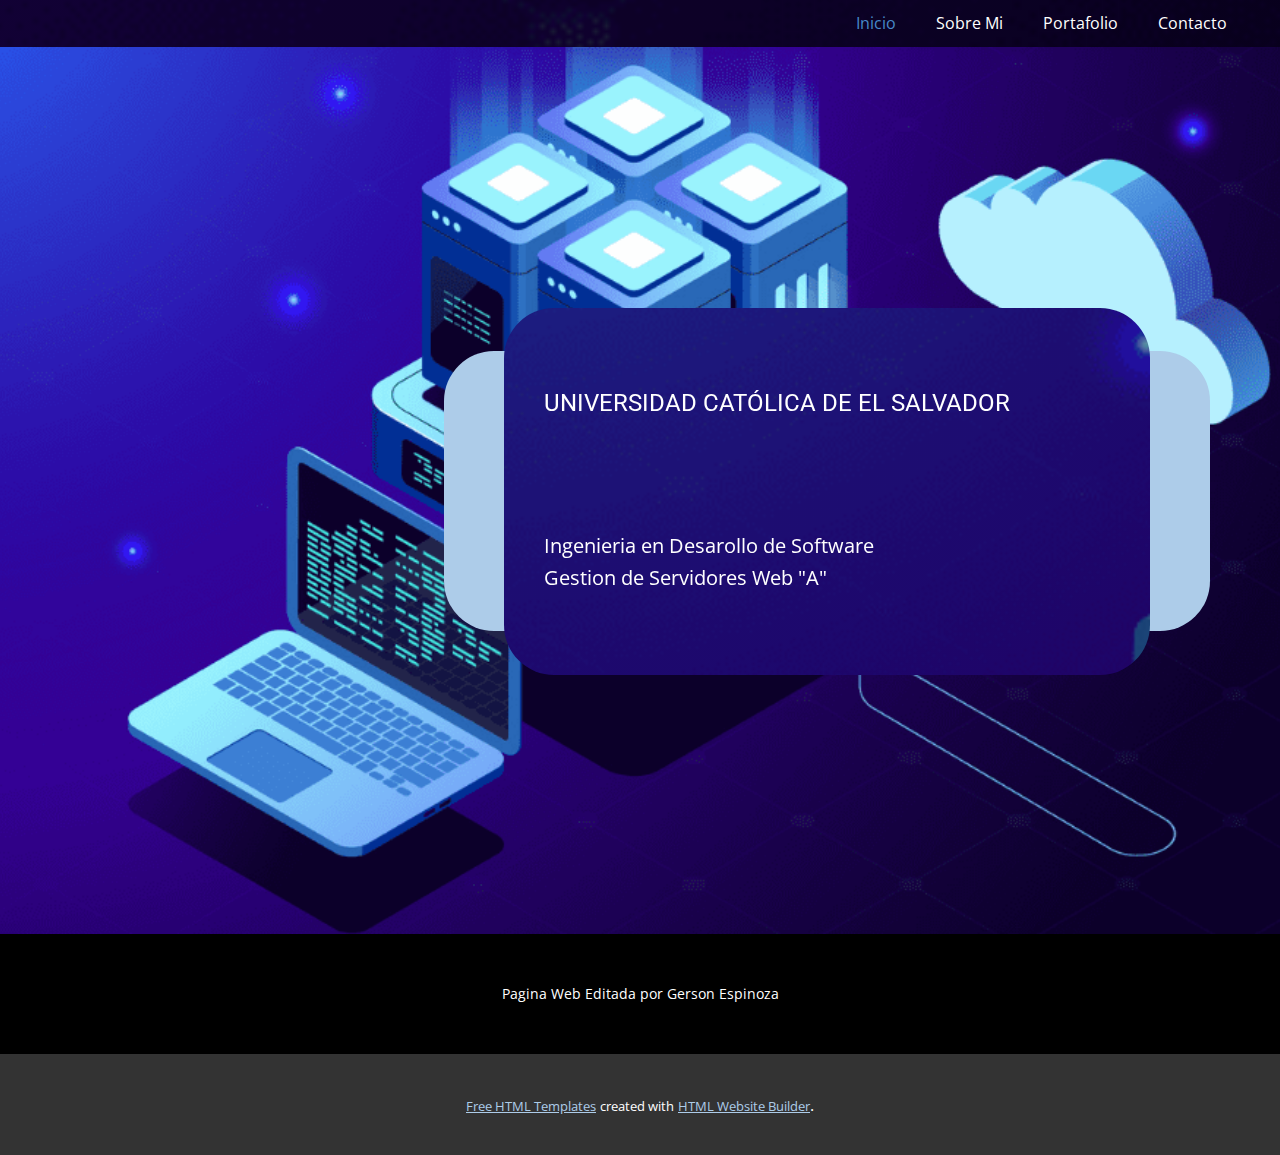
<file: index.html>
<!DOCTYPE html>
<html style="font-size: 16px;" lang="es"><head>
    <meta name="viewport" content="width=device-width, initial-scale=1.0">
    <meta charset="utf-8">
    <meta name="keywords" content="​Customer First, People Led, Innovation Driven, ​We Connect the World, ​Connect your business with the world, Contact Us">
    <meta name="description" content="">
    <title>Inicio</title>
    <link rel="stylesheet" href="nicepage.css" media="screen">
<link rel="stylesheet" href="Inicio.css" media="screen">
    <script class="u-script" type="text/javascript" src="jquery.js" defer=""></script>
    <script class="u-script" type="text/javascript" src="nicepage.js" defer=""></script>
    <meta name="generator" content="Nicepage 6.0.3, nicepage.com">
    <link id="u-theme-google-font" rel="stylesheet" href="https://fonts.googleapis.com/css?family=Roboto:100,100i,300,300i,400,400i,500,500i,700,700i,900,900i|Open+Sans:300,300i,400,400i,500,500i,600,600i,700,700i,800,800i">
    
    
    
    <script type="application/ld+json">{
		"@context": "http://schema.org",
		"@type": "Organization",
		"name": ""
}</script>
    <meta name="theme-color" content="#478ac9">
    <meta property="og:title" content="Inicio">
    <meta property="og:type" content="website">
  <meta data-intl-tel-input-cdn-path="intlTelInput/"></head>
  <body data-home-page="Inicio.html" data-home-page-title="Inicio" data-path-to-root="./" data-include-products="false" class="u-body u-xl-mode" data-lang="es"><header class="u-clearfix u-header u-image u-shading u-header" id="sec-6630" data-image-width="960" data-image-height="606"><div class="u-clearfix u-sheet u-sheet-1">
        <nav class="u-menu u-menu-one-level u-offcanvas u-menu-1">
          <div class="menu-collapse" style="font-size: 1rem; letter-spacing: 0px;">
            <a class="u-button-style u-custom-left-right-menu-spacing u-custom-padding-bottom u-custom-top-bottom-menu-spacing u-nav-link u-text-active-palette-1-base u-text-hover-palette-2-base" href="#">
              <svg class="u-svg-link" viewBox="0 0 24 24"><use xmlns:xlink="http://www.w3.org/1999/xlink" xlink:href="#menu-hamburger"></use></svg>
              <svg class="u-svg-content" version="1.1" id="menu-hamburger" viewBox="0 0 16 16" x="0px" y="0px" xmlns:xlink="http://www.w3.org/1999/xlink" xmlns="http://www.w3.org/2000/svg"><g><rect y="1" width="16" height="2"></rect><rect y="7" width="16" height="2"></rect><rect y="13" width="16" height="2"></rect>
</g></svg>
            </a>
          </div>
          <div class="u-custom-menu u-nav-container">
            <ul class="u-nav u-unstyled u-nav-1"><li class="u-nav-item"><a class="u-button-style u-nav-link u-text-active-palette-1-base u-text-hover-palette-2-base" href="Inicio.html" style="padding: 10px 20px;">Inicio</a>
</li><li class="u-nav-item"><a class="u-button-style u-nav-link u-text-active-palette-1-base u-text-hover-palette-2-base" href="Sobre-Mi.html" style="padding: 10px 20px;">Sobre Mi</a>
</li><li class="u-nav-item"><a class="u-button-style u-nav-link u-text-active-palette-1-base u-text-hover-palette-2-base" href="Portafolio.html" style="padding: 10px 20px;">Portafolio</a>
</li><li class="u-nav-item"><a class="u-button-style u-nav-link u-text-active-palette-1-base u-text-hover-palette-2-base" href="Contacto.html" style="padding: 10px 20px;">Contacto</a>
</li></ul>
          </div>
          <div class="u-custom-menu u-nav-container-collapse">
            <div class="u-black u-container-style u-inner-container-layout u-opacity u-opacity-95 u-sidenav">
              <div class="u-inner-container-layout u-sidenav-overflow">
                <div class="u-menu-close"></div>
                <ul class="u-align-center u-nav u-popupmenu-items u-unstyled u-nav-2"><li class="u-nav-item"><a class="u-button-style u-nav-link" href="Inicio.html">Inicio</a>
</li><li class="u-nav-item"><a class="u-button-style u-nav-link" href="Sobre-Mi.html">Sobre Mi</a>
</li><li class="u-nav-item"><a class="u-button-style u-nav-link" href="Portafolio.html">Portafolio</a>
</li><li class="u-nav-item"><a class="u-button-style u-nav-link" href="Contacto.html">Contacto</a>
</li></ul>
              </div>
            </div>
            <div class="u-black u-menu-overlay u-opacity u-opacity-70"></div>
          </div>
        </nav>
      </div></header> 
    <section class="u-clearfix u-container-align-center-sm u-image u-section-1" id="carousel_72e0" data-image-width="960" data-image-height="606">
      <div class="u-clearfix u-sheet u-valign-middle-xs u-sheet-1">
        <div class="u-expanded-width-sm u-expanded-width-xs u-palette-1-light-2 u-radius u-shape u-shape-round u-shape-1" data-animation-name="customAnimationIn" data-animation-duration="1500" data-animation-delay="250"></div>
        <div class="u-container-align-left u-container-style u-group u-image u-image-round u-radius u-shading u-shape-round u-image-1" data-animation-name="customAnimationIn" data-animation-duration="1500" data-animation-delay="500" data-image-width="960" data-image-height="606">
          <div class="u-container-layout u-valign-middle u-container-layout-1">
            <h4 class="u-align-left u-text u-text-1" data-animation-name="customAnimationIn" data-animation-duration="1500" data-animation-delay="500">Universidad Católica de El Salvador</h4>
            <h1 class="u-align-left u-text u-text-2" data-animation-name="customAnimationIn" data-animation-duration="1500" data-animation-delay="750"> Portafolio Web</h1>
            <p class="u-align-left u-text u-text-3">Ingenieria en Desarollo de Software<br>Gestion de Servidores Web "A"
            </p>
          </div>
        </div>
      </div>
    </section>
    
    
    
    <footer class="u-align-center u-black u-clearfix u-footer u-footer" id="sec-d064"><div class="u-clearfix u-sheet u-sheet-1">
        <p class="u-small-text u-text u-text-variant u-text-1">Pagina Web Editada por Gerson Espinoza</p>
      </div></footer>
    <section class="u-backlink u-clearfix u-grey-80">
      <a class="u-link" href="html-templates" target="_blank">
        <span>Free HTML Templates</span>
      </a>
      <p class="u-text">
        <span>created with</span>
      </p>
      <a class="u-link" href="html-website-builder" target="_blank">
        <span>HTML Website Builder</span>
      </a>. 
    </section>
  
</body></html>
</file>
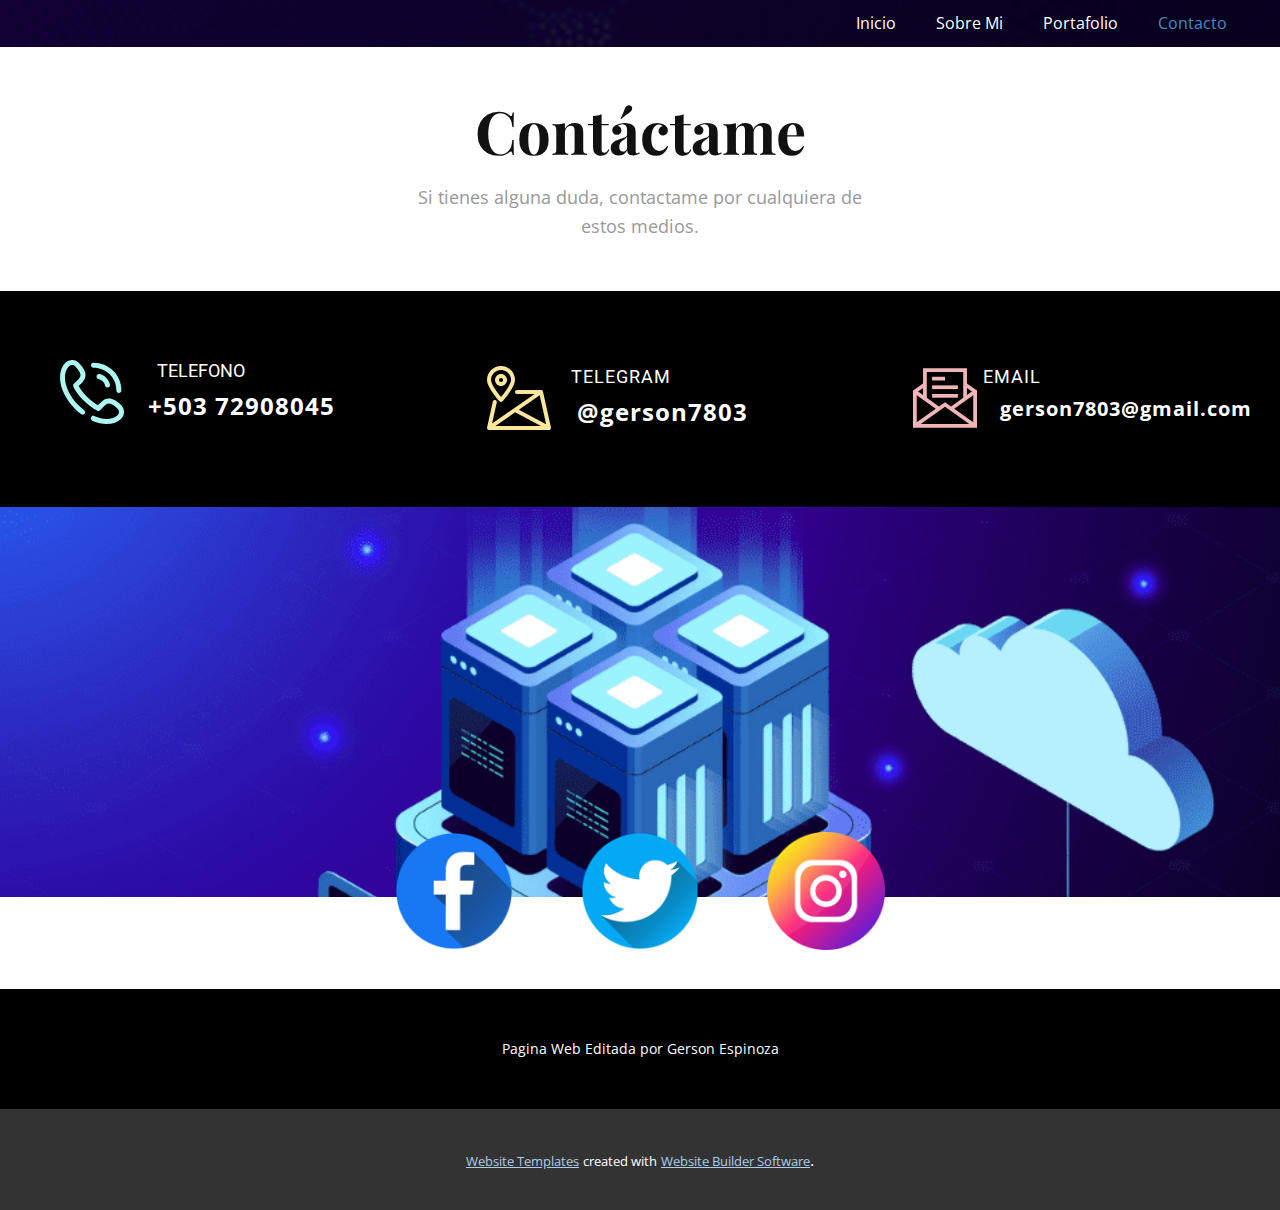
<file: Contacto.html>
<!DOCTYPE html>
<html style="font-size: 16px;" lang="es"><head>
    <meta name="viewport" content="width=device-width, initial-scale=1.0">
    <meta charset="utf-8">
    <meta name="keywords" content="Contáctame">
    <meta name="description" content="">
    <title>Contacto</title>
    <link rel="stylesheet" href="nicepage.css" media="screen">
<link rel="stylesheet" href="Contacto.css" media="screen">
    <script class="u-script" type="text/javascript" src="jquery.js" defer=""></script>
    <script class="u-script" type="text/javascript" src="nicepage.js" defer=""></script>
    <meta name="generator" content="Nicepage 6.0.3, nicepage.com">
    <link id="u-theme-google-font" rel="stylesheet" href="https://fonts.googleapis.com/css?family=Roboto:100,100i,300,300i,400,400i,500,500i,700,700i,900,900i|Open+Sans:300,300i,400,400i,500,500i,600,600i,700,700i,800,800i">
    <link id="u-page-google-font" rel="stylesheet" href="https://fonts.googleapis.com/css?family=Playfair+Display:400,400i,500,500i,600,600i,700,700i,800,800i,900,900i">
    
    
    
    
    <script type="application/ld+json">{
		"@context": "http://schema.org",
		"@type": "Organization",
		"name": ""
}</script>
    <meta name="theme-color" content="#478ac9">
    <meta property="og:title" content="Contacto">
    <meta property="og:type" content="website">
  <meta data-intl-tel-input-cdn-path="intlTelInput/"></head>
  <body data-path-to-root="./" data-include-products="false" class="u-body u-xl-mode" data-lang="es"><header class="u-clearfix u-header u-image u-shading u-header" id="sec-6630" data-image-width="960" data-image-height="606"><div class="u-clearfix u-sheet u-sheet-1">
        <nav class="u-menu u-menu-one-level u-offcanvas u-menu-1">
          <div class="menu-collapse" style="font-size: 1rem; letter-spacing: 0px;">
            <a class="u-button-style u-custom-left-right-menu-spacing u-custom-padding-bottom u-custom-top-bottom-menu-spacing u-nav-link u-text-active-palette-1-base u-text-hover-palette-2-base" href="#">
              <svg class="u-svg-link" viewBox="0 0 24 24"><use xmlns:xlink="http://www.w3.org/1999/xlink" xlink:href="#menu-hamburger"></use></svg>
              <svg class="u-svg-content" version="1.1" id="menu-hamburger" viewBox="0 0 16 16" x="0px" y="0px" xmlns:xlink="http://www.w3.org/1999/xlink" xmlns="http://www.w3.org/2000/svg"><g><rect y="1" width="16" height="2"></rect><rect y="7" width="16" height="2"></rect><rect y="13" width="16" height="2"></rect>
</g></svg>
            </a>
          </div>
          <div class="u-custom-menu u-nav-container">
            <ul class="u-nav u-unstyled u-nav-1"><li class="u-nav-item"><a class="u-button-style u-nav-link u-text-active-palette-1-base u-text-hover-palette-2-base" href="Inicio.html" style="padding: 10px 20px;">Inicio</a>
</li><li class="u-nav-item"><a class="u-button-style u-nav-link u-text-active-palette-1-base u-text-hover-palette-2-base" href="Sobre-Mi.html" style="padding: 10px 20px;">Sobre Mi</a>
</li><li class="u-nav-item"><a class="u-button-style u-nav-link u-text-active-palette-1-base u-text-hover-palette-2-base" href="Portafolio.html" style="padding: 10px 20px;">Portafolio</a>
</li><li class="u-nav-item"><a class="u-button-style u-nav-link u-text-active-palette-1-base u-text-hover-palette-2-base" href="Contacto.html" style="padding: 10px 20px;">Contacto</a>
</li></ul>
          </div>
          <div class="u-custom-menu u-nav-container-collapse">
            <div class="u-black u-container-style u-inner-container-layout u-opacity u-opacity-95 u-sidenav">
              <div class="u-inner-container-layout u-sidenav-overflow">
                <div class="u-menu-close"></div>
                <ul class="u-align-center u-nav u-popupmenu-items u-unstyled u-nav-2"><li class="u-nav-item"><a class="u-button-style u-nav-link" href="Inicio.html">Inicio</a>
</li><li class="u-nav-item"><a class="u-button-style u-nav-link" href="Sobre-Mi.html">Sobre Mi</a>
</li><li class="u-nav-item"><a class="u-button-style u-nav-link" href="Portafolio.html">Portafolio</a>
</li><li class="u-nav-item"><a class="u-button-style u-nav-link" href="Contacto.html">Contacto</a>
</li></ul>
              </div>
            </div>
            <div class="u-black u-menu-overlay u-opacity u-opacity-70"></div>
          </div>
        </nav>
      </div></header>
    <section class="u-align-center u-clearfix u-section-1" id="carousel_6411">
      <h2 class="u-custom-font u-font-playfair-display u-text u-text-1">Contáctame</h2>
      <p class="u-text u-text-grey-40 u-text-2">Si tienes alguna duda, contactame por cualquiera de estos medios.</p>
      <div class="data-layout-selected u-clearfix u-expanded-width u-layout-wrap u-layout-wrap-1">
        <div class="u-layout">
          <div class="u-layout-col">
            <div class="u-size-60">
              <div class="u-layout-row">
                <div class="u-align-left-lg u-align-left-xl u-black u-container-style u-layout-cell u-left-cell u-size-20 u-layout-cell-1">
                  <div class="u-container-layout u-valign-top u-container-layout-1"><span class="u-icon u-icon-circle u-text-palette-4-light-2 u-icon-1"><svg class="u-svg-link" preserveAspectRatio="xMidYMin slice" viewBox="0 0 511.999 511.999" style=""><use xmlns:xlink="http://www.w3.org/1999/xlink" xlink:href="#svg-bcec"></use></svg><svg class="u-svg-content" viewBox="0 0 511.999 511.999" x="0px" y="0px" id="svg-bcec" style="enable-background:new 0 0 511.999 511.999;"><g><g><g><path d="M267.998,61.092c0.337,0,0.665-0.002,1-0.002c48.74,0,94.412,18.844,128.686,53.118     c34.557,34.557,53.459,80.618,53.225,129.697c-0.052,11.045,8.859,20.042,19.905,20.095c0.033,0,0.064,0,0.097,0     c10.999,0,19.944-8.892,19.997-19.905c0.285-59.837-22.778-116.009-64.94-158.172C384.134,44.088,328.43,21.09,269.004,21.09     c-0.365,0-0.733,0.001-1.099,0.002c-11.046,0.053-19.957,9.05-19.905,20.095C248.053,52.2,256.997,61.092,267.998,61.092z"></path><path d="M511.949,412.553c-0.714-19.805-8.964-38.287-23.229-52.042c-27.931-26.933-51.332-42.481-73.646-48.929     c-30.75-8.887-59.226-0.805-84.641,24.016c-0.038,0.037-0.077,0.075-0.115,0.113l-27.066,26.865     c-16.811-9.444-49.491-30.227-85.234-65.971l-2.632-2.63c-35.508-35.507-56.423-68.373-65.939-85.253l26.839-27.041     c0.038-0.038,0.075-0.076,0.113-0.115c24.821-25.414,32.902-53.892,24.016-84.64c-6.448-22.313-21.995-45.715-48.929-73.646     C137.731,9.015,119.249,0.765,99.446,0.051C79.647-0.662,60.614,6.232,45.865,19.472l-0.574,0.516     c-0.267,0.239-0.527,0.486-0.78,0.739c-29.36,29.358-44.75,70.46-44.508,118.861c0.41,82.22,45.599,176.249,120.879,251.528     c0.063,0.063,0.125,0.124,0.188,0.186c14.152,14.132,30.22,28.116,47.762,41.567c8.765,6.721,21.319,5.063,28.041-3.702     c6.721-8.766,5.064-21.32-3.702-28.041c-16.236-12.448-31.041-25.333-44.004-38.296c-0.062-0.062-0.124-0.124-0.187-0.185     C81.095,294.683,40.361,211.239,40.002,139.387c-0.186-37.276,11.027-68.389,32.431-90.014l0.153-0.138     c14.538-13.048,36.548-12.254,50.108,1.808c51.781,53.698,48.031,79.049,25.151,102.511l-37.074,37.353     c-5.814,5.858-7.433,14.686-4.075,22.226c0.941,2.114,23.709,52.427,80.414,109.132l2.632,2.629     c56.698,56.699,107.011,79.466,109.125,80.408c7.54,3.359,16.368,1.739,22.226-4.075l37.346-37.068     c23.466-22.883,48.818-26.638,102.518,25.145c14.062,13.56,14.856,35.57,1.81,50.105l-0.141,0.157     c-21.45,21.229-52.231,32.433-89.102,32.433c-0.303,0-0.608,0-0.912-0.002c-29.471-0.147-63.598-8.226-98.689-23.362     c-10.142-4.376-21.911,0.3-26.286,10.443c-4.375,10.142,0.301,21.911,10.443,26.286c40.562,17.496,79.029,26.456,114.332,26.633     c0.375,0.001,0.748,0.002,1.122,0.002c47.914-0.001,88.608-15.379,117.738-44.51c0.254-0.254,0.5-0.513,0.739-0.78l0.519-0.577     C505.766,451.385,512.663,432.357,511.949,412.553z"></path><path d="M369.457,142.549c-21.453-21.454-42.043-27.147-51.939-29.884c-10.649-2.945-21.663,3.299-24.607,13.946     c-2.944,10.646,3.299,21.663,13.946,24.607c8.092,2.238,20.32,5.62,34.316,19.615c13.473,13.473,17.052,25.636,19.421,33.685     l0.289,0.979c2.574,8.697,10.538,14.329,19.169,14.329c1.88,0.001,3.792-0.267,5.686-0.828     c10.591-3.135,16.636-14.263,13.5-24.854l-0.271-0.918C395.882,182.744,390.14,163.232,369.457,142.549z"></path>
</g>
</g>
</g></svg></span>
                    <h4 class="u-align-center-md u-align-center-sm u-align-center-xs u-text u-text-body-alt-color u-text-3">Telefono</h4>
                    <a href="https://www.youtube.com/watch?v=xvFZjo5PgG0" class="u-btn u-button-style u-none u-text-active-palette-4-light-2 u-text-hover-palette-4-light-2 u-text-white u-btn-1">+503 72908045</a>
                  </div>
                </div>
                <div class="u-align-center-md u-align-center-sm u-align-center-xs u-align-left-lg u-align-left-xl u-black u-container-style u-layout-cell u-size-20 u-layout-cell-2">
                  <div class="u-container-layout u-valign-top u-container-layout-2"><span class="u-icon u-icon-circle u-text-palette-3-light-2 u-icon-2"><svg class="u-svg-link" preserveAspectRatio="xMidYMin slice" viewBox="0 0 512 512" style=""><use xmlns:xlink="http://www.w3.org/1999/xlink" xlink:href="#svg-25e2"></use></svg><svg class="u-svg-content" viewBox="0 0 512 512" x="0px" y="0px" id="svg-25e2" style="enable-background:new 0 0 512 512;"><g><g><path d="M511.738,494.272c-0.064-0.576,0.128-1.184,0-1.76l-64-287.968c-0.448-1.984-1.28-3.744-2.336-5.344    c-0.064-0.096-0.064-0.192-0.128-0.288c-0.256-0.352-0.64-0.544-0.928-0.896c-0.928-1.12-1.92-2.144-3.104-2.976    c-0.608-0.416-1.248-0.736-1.888-1.056c-1.056-0.544-2.112-0.992-3.296-1.28c-0.8-0.192-1.568-0.32-2.368-0.416    c-0.544-0.064-1.024-0.288-1.568-0.288h-192c-8.832,0-16,7.168-16,16c0,8.832,7.168,16,16,16H380.89L40.602,459.584    l37.376-168.128c1.92-8.64-3.52-17.184-12.16-19.104c-8.544-1.728-17.184,3.52-19.104,12.16l-46.208,208    c-0.032,0.096,0.032,0.192,0,0.288c-0.448,2.176-0.448,4.416,0.032,6.624c0.096,0.512,0.448,0.896,0.608,1.376    c0.48,1.472,0.928,2.912,1.824,4.256c0.096,0.16,0.288,0.192,0.416,0.352c0.128,0.16,0.128,0.384,0.256,0.544    c1.024,1.28,2.432,2.112,3.776,3.008c0.576,0.384,0.992,0.96,1.6,1.28c2.208,1.12,4.608,1.76,7.104,1.76h480    c2.688,0,5.216-0.8,7.52-2.048c0.704-0.384,1.184-0.96,1.824-1.44c1.056-0.8,2.272-1.408,3.136-2.496    c0.384-0.48,0.448-1.088,0.8-1.632c0.224-0.384,0.672-0.512,0.864-0.928c0.384-0.736,0.416-1.504,0.672-2.272    c0.32-0.896,0.64-1.696,0.768-2.624C511.962,497.088,511.898,495.712,511.738,494.272z M67.354,480l157.888-109.312L431.706,480    H67.354z M254.874,350.176L421.69,234.688l51.296,230.944L254.874,350.176z"></path>
</g>
</g><g><g><path d="M112.122,64c-26.464,0-48,21.536-48,48s21.536,48,48,48s48-21.536,48-48S138.586,64,112.122,64z M112.122,128    c-8.832,0-16-7.168-16-16c0-8.832,7.168-16,16-16c8.832,0,16,7.168,16,16C128.122,120.832,120.954,128,112.122,128z"></path>
</g>
</g><g><g><path d="M112.122,0c-61.76,0-112,50.24-112,112c0,57.472,89.856,159.264,100.096,170.688c3.04,3.36,7.36,5.312,11.904,5.312    s8.864-1.952,11.904-5.312C134.266,271.264,224.122,169.472,224.122,112C224.122,50.24,173.882,0,112.122,0z M112.122,247.584    c-34.944-41.44-80-105.056-80-135.584c0-44.096,35.904-80,80-80s80,35.904,80,80C192.122,142.496,147.066,206.144,112.122,247.584    z"></path>
</g>
</g></svg></span>
                    <h4 class="u-text u-text-body-alt-color u-text-4">Telegram</h4>
                    <a href="https://www.youtube.com/watch?v=xvFZjo5PgG0" class="u-btn u-button-style u-none u-text-active-palette-3-light-2 u-text-hover-palette-3-light-2 u-text-white u-btn-2" target="_blank">@gerson7803</a>
                  </div>
                </div>
                <div class="u-align-center-md u-align-center-sm u-align-center-xs u-align-left-lg u-align-left-xl u-black u-container-style u-layout-cell u-right-cell u-size-20 u-layout-cell-3">
                  <div class="u-container-layout u-container-layout-3"><span class="u-icon u-icon-circle u-text-palette-2-light-2 u-icon-3"><svg class="u-svg-link" preserveAspectRatio="xMidYMin slice" viewBox="0 0 511.998 511.998" style=""><use xmlns:xlink="http://www.w3.org/1999/xlink" xlink:href="#svg-17ef"></use></svg><svg class="u-svg-content" viewBox="0 0 511.998 511.998" id="svg-17ef"><g><path d="m431.665 139.258v-122.04h-351.332v122.04l-80.333 57.38v298.142h511.998v-298.142zm-249.673 202.811-151.992 108.564v-217.128zm74.007-15.994 194.191 138.705h-388.382zm74.007 15.994 151.992-108.564v217.127zm141.185-137.712-39.526 28.232v-56.464zm-69.526-157.139v206.8l-97.466 69.618-48.2-34.428-48.2 34.428-97.466-69.618v-206.8zm-321.332 185.372-39.526-28.232 39.526-28.232z"></path><path d="m152.716 86.074h103.283v30h-103.283z"></path><path d="m152.716 154.929h206.566v30h-206.566z"></path><path d="m152.716 223.785h206.566v30h-206.566z"></path>
</g></svg></span>
                    <h4 class="u-text u-text-body-alt-color u-text-5">email</h4>
                    <a href="https://www.youtube.com/watch?v=xvFZjo5PgG0" class="u-btn u-button-style u-none u-text-active-palette-2-light-2 u-text-hover-palette-2-light-2 u-text-white u-btn-3" target="_blank">gerson7803@gmail.com</a>
                  </div>
                </div>
              </div>
            </div>
          </div>
        </div>
      </div>
    </section>
    <section class="u-align-center u-clearfix u-section-2" id="carousel_62ff">
      <img class="u-expanded-width u-image u-image-1" src="images/Servidores-Cloud_Cloud-Center-Andalucia-1.png" data-image-width="960" data-image-height="606">
      <div class="u-social-icons u-spacing-68 u-social-icons-1">
        <a class="u-social-url" title="facebook" target="_blank" href="https://nicepage.com"><span class="u-file-icon u-icon u-social-facebook u-social-icon u-icon-1"><img src="images/3670124.png" alt=""></span>
        </a>
        <a class="u-social-url" title="twitter" target="_blank" href="https://nicepage.com/k/auto-mechanic-html-templates"><span class="u-file-icon u-icon u-social-icon u-social-twitter u-icon-2"><img src="images/3670127.png" alt=""></span>
        </a>
        <a class="u-social-url" title="instagram" target="_blank" href="https://nicepage.com/k/result-html-templates"><span class="u-file-icon u-icon u-social-icon u-social-instagram u-icon-3"><img src="images/3955024.png" alt=""></span>
        </a>
      </div>
    </section>
    
    
    
    <footer class="u-align-center u-black u-clearfix u-footer u-footer" id="sec-d064"><div class="u-clearfix u-sheet u-sheet-1">
        <p class="u-small-text u-text u-text-variant u-text-1">Pagina Web Editada por Gerson Espinoza</p>
      </div></footer>
    <section class="u-backlink u-clearfix u-grey-80">
      <a class="u-link" href="https://nicepage.com/website-templates" target="_blank">
        <span>Website Templates</span>
      </a>
      <p class="u-text">
        <span>created with</span>
      </p>
      <a class="u-link" href="" target="_blank">
        <span>Website Builder Software</span>
      </a>. 
    </section>
  
</body></html>
</file>
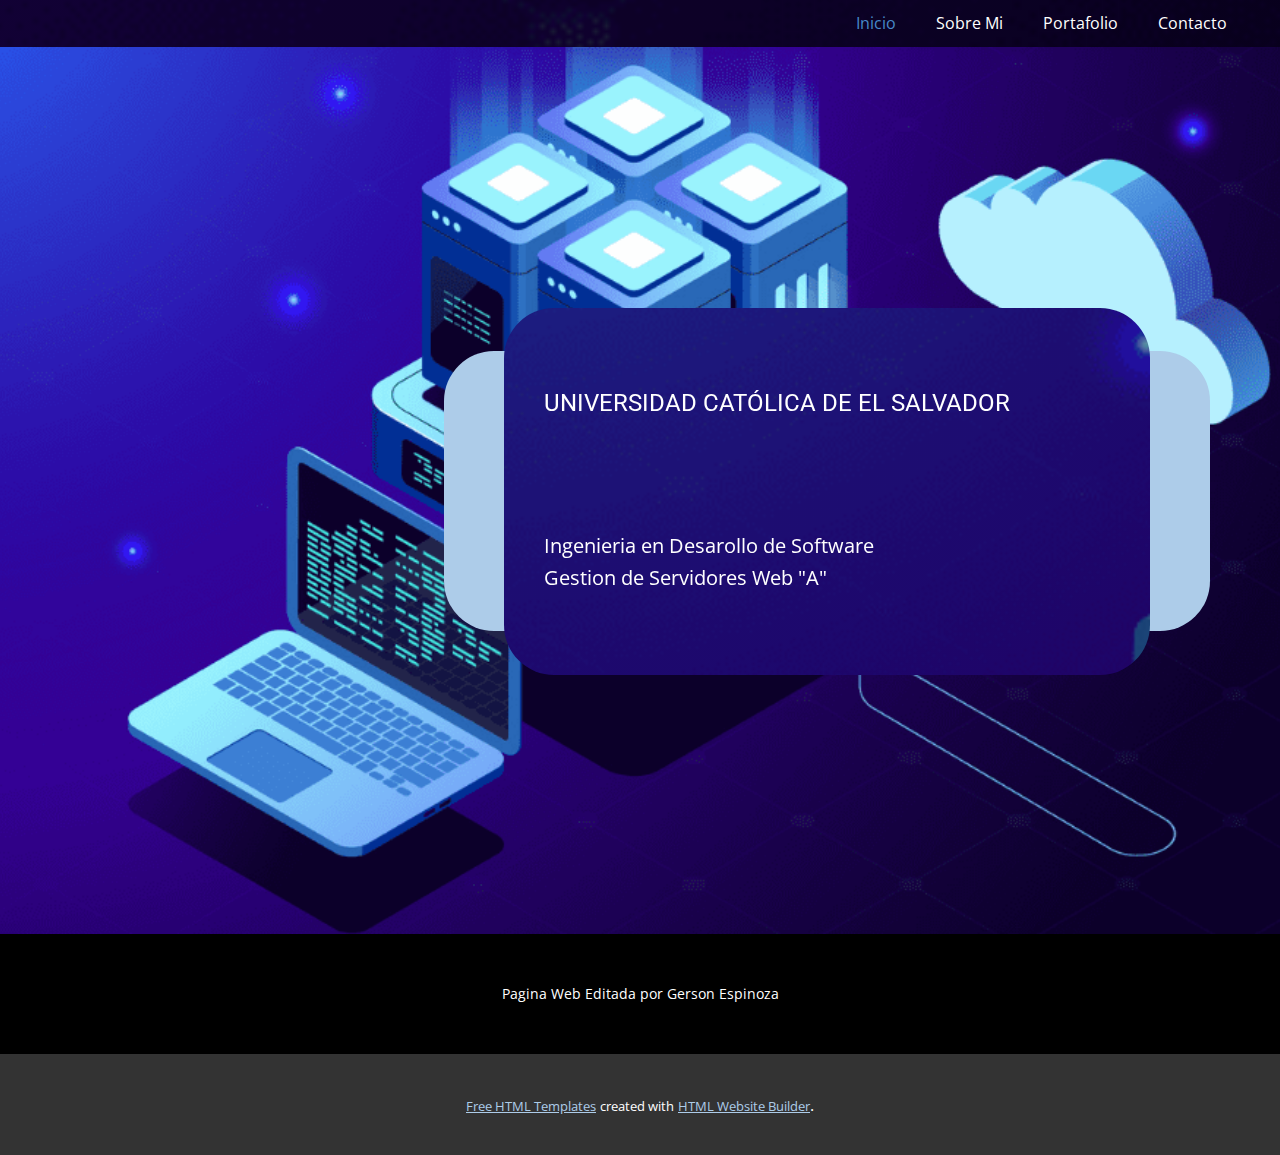
<file: Inicio.html>
<!DOCTYPE html>
<html style="font-size: 16px;" lang="es"><head>
    <meta name="viewport" content="width=device-width, initial-scale=1.0">
    <meta charset="utf-8">
    <meta name="keywords" content="​Customer First, People Led, Innovation Driven, ​We Connect the World, ​Connect your business with the world, Contact Us">
    <meta name="description" content="">
    <title>Inicio</title>
    <link rel="stylesheet" href="nicepage.css" media="screen">
<link rel="stylesheet" href="Inicio.css" media="screen">
    <script class="u-script" type="text/javascript" src="jquery.js" defer=""></script>
    <script class="u-script" type="text/javascript" src="nicepage.js" defer=""></script>
    <meta name="generator" content="Nicepage 6.0.3, nicepage.com">
    <link id="u-theme-google-font" rel="stylesheet" href="https://fonts.googleapis.com/css?family=Roboto:100,100i,300,300i,400,400i,500,500i,700,700i,900,900i|Open+Sans:300,300i,400,400i,500,500i,600,600i,700,700i,800,800i">
    
    
    
    <script type="application/ld+json">{
		"@context": "http://schema.org",
		"@type": "Organization",
		"name": ""
}</script>
    <meta name="theme-color" content="#478ac9">
    <meta property="og:title" content="Inicio">
    <meta property="og:type" content="website">
  <meta data-intl-tel-input-cdn-path="intlTelInput/"></head>
  <body data-path-to-root="./" data-include-products="false" class="u-body u-xl-mode" data-lang="es"><header class="u-clearfix u-header u-image u-shading u-header" id="sec-6630" data-image-width="960" data-image-height="606"><div class="u-clearfix u-sheet u-sheet-1">
        <nav class="u-menu u-menu-one-level u-offcanvas u-menu-1">
          <div class="menu-collapse" style="font-size: 1rem; letter-spacing: 0px;">
            <a class="u-button-style u-custom-left-right-menu-spacing u-custom-padding-bottom u-custom-top-bottom-menu-spacing u-nav-link u-text-active-palette-1-base u-text-hover-palette-2-base" href="#">
              <svg class="u-svg-link" viewBox="0 0 24 24"><use xmlns:xlink="http://www.w3.org/1999/xlink" xlink:href="#menu-hamburger"></use></svg>
              <svg class="u-svg-content" version="1.1" id="menu-hamburger" viewBox="0 0 16 16" x="0px" y="0px" xmlns:xlink="http://www.w3.org/1999/xlink" xmlns="http://www.w3.org/2000/svg"><g><rect y="1" width="16" height="2"></rect><rect y="7" width="16" height="2"></rect><rect y="13" width="16" height="2"></rect>
</g></svg>
            </a>
          </div>
          <div class="u-custom-menu u-nav-container">
            <ul class="u-nav u-unstyled u-nav-1"><li class="u-nav-item"><a class="u-button-style u-nav-link u-text-active-palette-1-base u-text-hover-palette-2-base" href="Inicio.html" style="padding: 10px 20px;">Inicio</a>
</li><li class="u-nav-item"><a class="u-button-style u-nav-link u-text-active-palette-1-base u-text-hover-palette-2-base" href="Sobre-Mi.html" style="padding: 10px 20px;">Sobre Mi</a>
</li><li class="u-nav-item"><a class="u-button-style u-nav-link u-text-active-palette-1-base u-text-hover-palette-2-base" href="Portafolio.html" style="padding: 10px 20px;">Portafolio</a>
</li><li class="u-nav-item"><a class="u-button-style u-nav-link u-text-active-palette-1-base u-text-hover-palette-2-base" href="Contacto.html" style="padding: 10px 20px;">Contacto</a>
</li></ul>
          </div>
          <div class="u-custom-menu u-nav-container-collapse">
            <div class="u-black u-container-style u-inner-container-layout u-opacity u-opacity-95 u-sidenav">
              <div class="u-inner-container-layout u-sidenav-overflow">
                <div class="u-menu-close"></div>
                <ul class="u-align-center u-nav u-popupmenu-items u-unstyled u-nav-2"><li class="u-nav-item"><a class="u-button-style u-nav-link" href="Inicio.html">Inicio</a>
</li><li class="u-nav-item"><a class="u-button-style u-nav-link" href="Sobre-Mi.html">Sobre Mi</a>
</li><li class="u-nav-item"><a class="u-button-style u-nav-link" href="Portafolio.html">Portafolio</a>
</li><li class="u-nav-item"><a class="u-button-style u-nav-link" href="Contacto.html">Contacto</a>
</li></ul>
              </div>
            </div>
            <div class="u-black u-menu-overlay u-opacity u-opacity-70"></div>
          </div>
        </nav>
      </div></header> 
    <section class="u-clearfix u-container-align-center-sm u-image u-section-1" id="carousel_72e0" data-image-width="960" data-image-height="606">
      <div class="u-clearfix u-sheet u-valign-middle-xs u-sheet-1">
        <div class="u-expanded-width-sm u-expanded-width-xs u-palette-1-light-2 u-radius u-shape u-shape-round u-shape-1" data-animation-name="customAnimationIn" data-animation-duration="1500" data-animation-delay="250"></div>
        <div class="u-container-align-left u-container-style u-group u-image u-image-round u-radius u-shading u-shape-round u-image-1" data-animation-name="customAnimationIn" data-animation-duration="1500" data-animation-delay="500" data-image-width="960" data-image-height="606">
          <div class="u-container-layout u-valign-middle u-container-layout-1">
            <h4 class="u-align-left u-text u-text-1" data-animation-name="customAnimationIn" data-animation-duration="1500" data-animation-delay="500">Universidad Católica de El Salvador</h4>
            <h1 class="u-align-left u-text u-text-2" data-animation-name="customAnimationIn" data-animation-duration="1500" data-animation-delay="750"> Portafolio Web</h1>
            <p class="u-align-left u-text u-text-3">Ingenieria en Desarollo de Software<br>Gestion de Servidores Web "A"
            </p>
          </div>
        </div>
      </div>
    </section>
    
    
    
    <footer class="u-align-center u-black u-clearfix u-footer u-footer" id="sec-d064"><div class="u-clearfix u-sheet u-sheet-1">
        <p class="u-small-text u-text u-text-variant u-text-1">Pagina Web Editada por Gerson Espinoza</p>
      </div></footer>
    <section class="u-backlink u-clearfix u-grey-80">
      <a class="u-link" href="html-templates" target="_blank">
        <span>Free HTML Templates</span>
      </a>
      <p class="u-text">
        <span>created with</span>
      </p>
      <a class="u-link" href="html-website-builder" target="_blank">
        <span>HTML Website Builder</span>
      </a>. 
    </section>
  
</body></html>
</file>
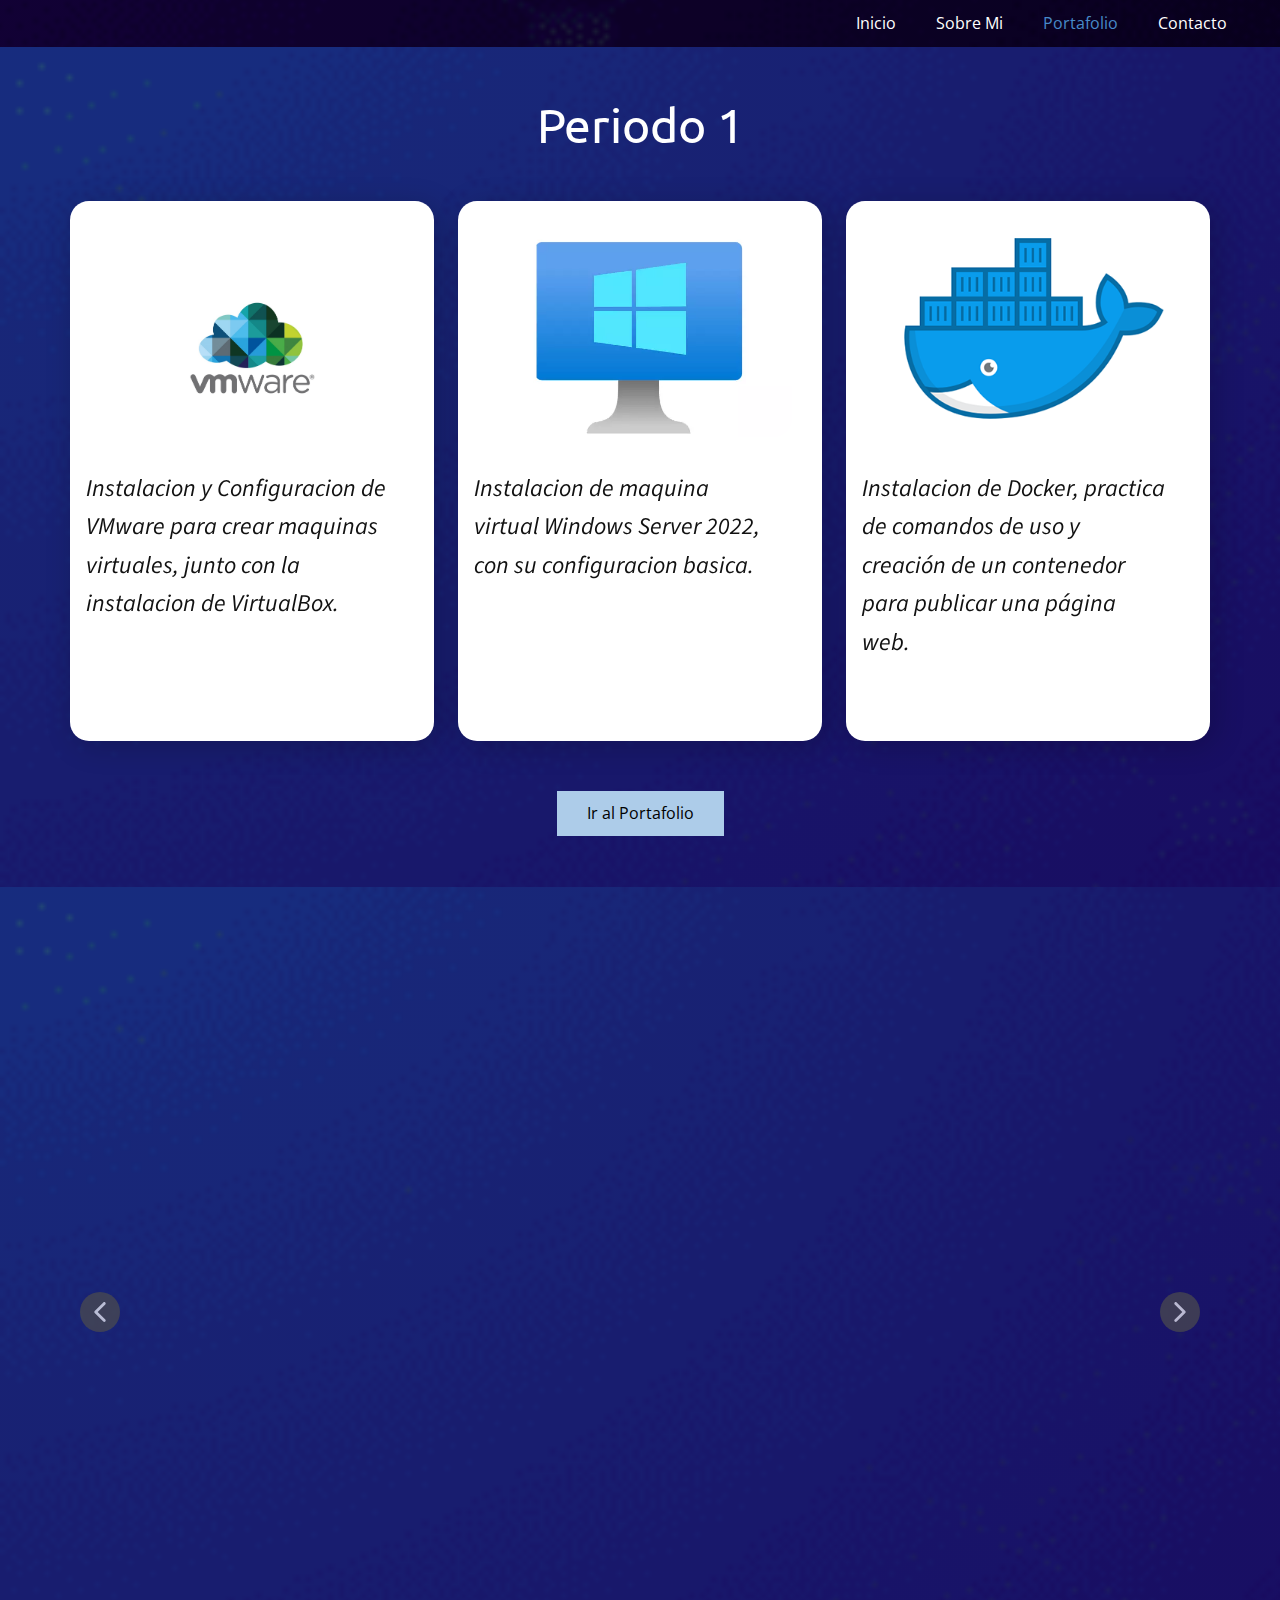
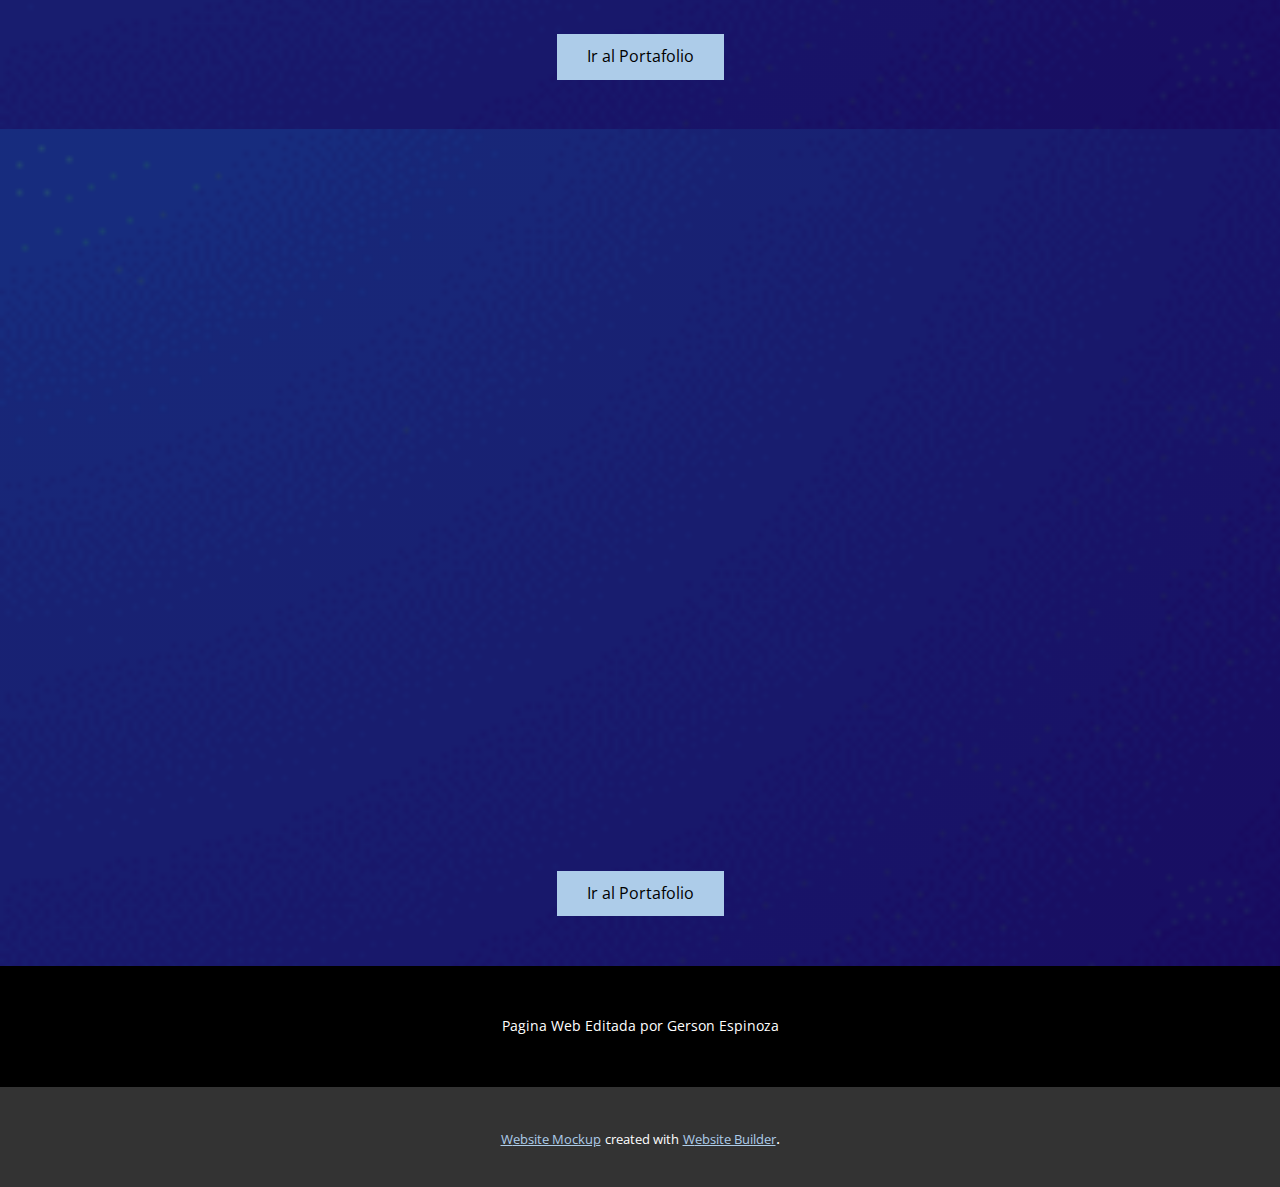
<file: Portafolio.html>
<!DOCTYPE html>
<html style="font-size: 16px;" lang="es"><head>
    <meta name="viewport" content="width=device-width, initial-scale=1.0">
    <meta charset="utf-8">
    <meta name="keywords" content="Our Projects, ​Engineering, Procurement and Construction Projects Around the World, Get in touch">
    <meta name="description" content="">
    <title>Portafolio</title>
    <link rel="stylesheet" href="nicepage.css" media="screen">
<link rel="stylesheet" href="Portafolio.css" media="screen">
    <script class="u-script" type="text/javascript" src="jquery.js" defer=""></script>
    <script class="u-script" type="text/javascript" src="nicepage.js" defer=""></script>
    <meta name="generator" content="Nicepage 6.0.3, nicepage.com">
    <link id="u-theme-google-font" rel="stylesheet" href="https://fonts.googleapis.com/css?family=Roboto:100,100i,300,300i,400,400i,500,500i,700,700i,900,900i|Open+Sans:300,300i,400,400i,500,500i,600,600i,700,700i,800,800i">
    <link id="u-page-google-font" rel="stylesheet" href="https://fonts.googleapis.com/css?family=Ubuntu:300,300i,400,400i,500,500i,700,700i|Source+Sans+Pro:200,200i,300,300i,400,400i,600,600i,700,700i,900,900i">
    
    
    
    
    
    <script type="application/ld+json">{
		"@context": "http://schema.org",
		"@type": "Organization",
		"name": ""
}</script>
    <meta name="theme-color" content="#478ac9">
    <meta property="og:title" content="Portafolio">
    <meta property="og:type" content="website">
  <meta data-intl-tel-input-cdn-path="intlTelInput/"></head>
  <body data-path-to-root="./" data-include-products="false" class="u-body u-xl-mode" data-lang="es"><header class="u-clearfix u-header u-image u-shading u-header" id="sec-6630" data-image-width="960" data-image-height="606"><div class="u-clearfix u-sheet u-sheet-1">
        <nav class="u-menu u-menu-one-level u-offcanvas u-menu-1">
          <div class="menu-collapse" style="font-size: 1rem; letter-spacing: 0px;">
            <a class="u-button-style u-custom-left-right-menu-spacing u-custom-padding-bottom u-custom-top-bottom-menu-spacing u-nav-link u-text-active-palette-1-base u-text-hover-palette-2-base" href="#">
              <svg class="u-svg-link" viewBox="0 0 24 24"><use xmlns:xlink="http://www.w3.org/1999/xlink" xlink:href="#menu-hamburger"></use></svg>
              <svg class="u-svg-content" version="1.1" id="menu-hamburger" viewBox="0 0 16 16" x="0px" y="0px" xmlns:xlink="http://www.w3.org/1999/xlink" xmlns="http://www.w3.org/2000/svg"><g><rect y="1" width="16" height="2"></rect><rect y="7" width="16" height="2"></rect><rect y="13" width="16" height="2"></rect>
</g></svg>
            </a>
          </div>
          <div class="u-custom-menu u-nav-container">
            <ul class="u-nav u-unstyled u-nav-1"><li class="u-nav-item"><a class="u-button-style u-nav-link u-text-active-palette-1-base u-text-hover-palette-2-base" href="Inicio.html" style="padding: 10px 20px;">Inicio</a>
</li><li class="u-nav-item"><a class="u-button-style u-nav-link u-text-active-palette-1-base u-text-hover-palette-2-base" href="Sobre-Mi.html" style="padding: 10px 20px;">Sobre Mi</a>
</li><li class="u-nav-item"><a class="u-button-style u-nav-link u-text-active-palette-1-base u-text-hover-palette-2-base" href="Portafolio.html" style="padding: 10px 20px;">Portafolio</a>
</li><li class="u-nav-item"><a class="u-button-style u-nav-link u-text-active-palette-1-base u-text-hover-palette-2-base" href="Contacto.html" style="padding: 10px 20px;">Contacto</a>
</li></ul>
          </div>
          <div class="u-custom-menu u-nav-container-collapse">
            <div class="u-black u-container-style u-inner-container-layout u-opacity u-opacity-95 u-sidenav">
              <div class="u-inner-container-layout u-sidenav-overflow">
                <div class="u-menu-close"></div>
                <ul class="u-align-center u-nav u-popupmenu-items u-unstyled u-nav-2"><li class="u-nav-item"><a class="u-button-style u-nav-link" href="Inicio.html">Inicio</a>
</li><li class="u-nav-item"><a class="u-button-style u-nav-link" href="Sobre-Mi.html">Sobre Mi</a>
</li><li class="u-nav-item"><a class="u-button-style u-nav-link" href="Portafolio.html">Portafolio</a>
</li><li class="u-nav-item"><a class="u-button-style u-nav-link" href="Contacto.html">Contacto</a>
</li></ul>
              </div>
            </div>
            <div class="u-black u-menu-overlay u-opacity u-opacity-70"></div>
          </div>
        </nav>
      </div></header> 
    <section class="u-align-center u-clearfix u-container-align-center u-image u-shading u-section-1" id="carousel_0f3d" data-image-width="960" data-image-height="606">
      <div class="u-clearfix u-sheet u-valign-middle u-sheet-1">
        <h2 class="u-align-center u-custom-font u-font-ubuntu u-text u-text-body-alt-color u-text-default u-text-1" data-animation-name="customAnimationIn" data-animation-duration="1500" data-animation-delay="0"> Periodo 1</h2>
        <div class="u-expanded-width u-layout-grid u-list u-list-1">
          <div class="u-repeater u-repeater-1">
            <div class="u-align-center u-container-style u-list-item u-radius-19 u-repeater-item u-shape-round u-white u-list-item-1" data-animation-direction="Up" data-animation-name="customAnimationIn" data-animation-duration="1500" data-animation-delay="500">
              <div class="u-container-layout u-similar-container u-container-layout-1">
                <img class="custom-expanded u-image u-image-round u-preserve-proportions u-radius-20 u-image-1" src="images/salarios-vmware.jpg" alt="" data-image-width="1920" data-image-height="1080">
                <p class="u-align-left u-custom-font u-font-source-sans-pro u-text u-text-2"> Instalacion y Configuracion de VMware para crear maquinas virtuales, junto con la instalacion de VirtualBox.</p>
              </div>
            </div>
            <div class="u-align-center u-container-style u-list-item u-radius-19 u-repeater-item u-shape-round u-video-cover u-white u-list-item-2" data-animation-direction="Up" data-animation-name="customAnimationIn" data-animation-duration="1500" data-animation-delay="500">
              <div class="u-container-layout u-similar-container u-container-layout-2">
                <img class="custom-expanded u-image u-image-round u-preserve-proportions u-radius-20 u-image-2" src="images/Advanced_multilayer_security870x660_RWVc0k.webp" alt="" data-image-width="250" data-image-height="190">
                <p class="u-align-left u-custom-font u-font-source-sans-pro u-text u-text-3"> Instalacion de maquina virtual Windows Server 2022, con su configuracion basica.</p>
              </div>
            </div>
            <div class="u-align-center u-container-style u-list-item u-radius-19 u-repeater-item u-shape-round u-white u-list-item-3" data-animation-name="customAnimationIn" data-animation-duration="1500" data-animation-delay="500">
              <div class="u-container-layout u-similar-container u-container-layout-3">
                <img class="custom-expanded u-image u-image-round u-preserve-proportions u-radius-20 u-image-3" src="images/1_KWeXamv1oqIvzKLlPhn-rA.png" alt="" data-image-width="400" data-image-height="400">
                <p class="u-align-left u-custom-font u-font-source-sans-pro u-text u-text-4"> Instalacion de Docker, practica de comandos de uso y creación de un contenedor para publicar una página web.</p>
              </div>
            </div>
          </div>
        </div>
        <a href="https://drive.google.com/drive/folders/1OVzwKEuNnFL_TTEDv3Kd7E78iQ9kSolh?usp=sharing" class="u-btn u-button-style u-btn-1" target="_blank">Ir al Portafolio</a>
      </div>
    </section>
    <section class="u-align-center u-clearfix u-container-align-center u-image u-shading u-section-2" id="sec-1583" data-image-width="960" data-image-height="606">
      <div class="u-clearfix u-sheet u-valign-middle u-sheet-1">
        <h2 class="u-align-center u-custom-font u-font-ubuntu u-text u-text-body-alt-color u-text-default u-text-1" data-animation-name="customAnimationIn" data-animation-duration="1500" data-animation-delay="0"> Periodo 2</h2>
        <div class="u-expanded-width u-layout-horizontal u-list u-list-1">
          <div class="u-repeater u-repeater-1">
            <div class="u-align-center u-container-style u-list-item u-radius-19 u-repeater-item u-shape-round u-white u-list-item-1" data-animation-direction="Up" data-animation-name="customAnimationIn" data-animation-duration="1500" data-animation-delay="500">
              <div class="u-container-layout u-similar-container u-container-layout-1">
                <img class="custom-expanded u-image u-image-round u-preserve-proportions u-radius-20 u-image-1" src="images/ubuntu-server.png" alt="" data-image-width="718" data-image-height="479">
                <p class="u-align-left u-custom-font u-font-source-sans-pro u-text u-text-2">Instalacion de una Maquina Virtual Ubuntu Server con su Configuracion Basica.</p>
              </div>
            </div>
            <div class="u-align-center u-container-style u-list-item u-radius-19 u-repeater-item u-shape-round u-white u-list-item-2" data-animation-name="customAnimationIn" data-animation-duration="1500" data-animation-delay="500">
              <div class="u-container-layout u-similar-container u-container-layout-2">
                <img class="custom-expanded u-image u-image-round u-preserve-proportions u-radius-20 u-image-2" src="images/Apache_Tomcat_logo.svg.png" alt="" data-image-width="1200" data-image-height="855">
                <p class="u-align-left u-custom-font u-font-source-sans-pro u-text u-text-3"> Instalacion de Tomcat para despliegue de paginas Web en maquina virtual Windows Server, mostrando en Panel de Control.</p>
              </div>
            </div>
            <div class="u-align-center u-container-style u-list-item u-radius-19 u-repeater-item u-shape-round u-video-cover u-white u-list-item-3" data-animation-direction="Up" data-animation-name="customAnimationIn" data-animation-duration="1500" data-animation-delay="500">
              <div class="u-container-layout u-similar-container u-container-layout-3">
                <img class="custom-expanded u-image u-image-round u-preserve-proportions u-radius-20 u-image-3" src="images/Apache_Tomcat_logo.svg.png" alt="" data-image-width="1200" data-image-height="855">
                <p class="u-align-left u-custom-font u-font-source-sans-pro u-text u-text-4"> Despliegue de pagina de ejemplo utilizando archivo .War en Tomcat y mostrandolo en maquina Host.</p>
              </div>
            </div>
            <div class="u-align-center u-container-style u-list-item u-radius-19 u-repeater-item u-shape-round u-video-cover u-white u-list-item-4" data-animation-direction="Up" data-animation-name="customAnimationIn" data-animation-duration="1500" data-animation-delay="750">
              <div class="u-container-layout u-similar-container u-container-layout-4">
                <img class="custom-expanded u-image u-image-round u-preserve-proportions u-radius-20 u-image-4" src="images/meta-image.png" alt="" data-image-width="1280" data-image-height="800">
                <p class="u-align-left u-custom-font u-font-source-sans-pro u-text u-text-5"> Instalacion y configuracion de php en maquina virtual Windows Server. Desplegando pagina default en maquina Host.</p>
              </div>
            </div>
          </div>
          <a class="u-absolute-vcenter u-gallery-nav u-gallery-nav-prev u-grey-70 u-icon-circle u-opacity u-opacity-70 u-spacing-10 u-text-white u-gallery-nav-1" href="#" role="button">
            <span aria-hidden="true">
              <svg viewBox="0 0 451.847 451.847"><path d="M97.141,225.92c0-8.095,3.091-16.192,9.259-22.366L300.689,9.27c12.359-12.359,32.397-12.359,44.751,0
c12.354,12.354,12.354,32.388,0,44.748L173.525,225.92l171.903,171.909c12.354,12.354,12.354,32.391,0,44.744
c-12.354,12.365-32.386,12.365-44.745,0l-194.29-194.281C100.226,242.115,97.141,234.018,97.141,225.92z"></path></svg>
            </span>
            <span class="sr-only">
              <svg viewBox="0 0 451.847 451.847"><path d="M97.141,225.92c0-8.095,3.091-16.192,9.259-22.366L300.689,9.27c12.359-12.359,32.397-12.359,44.751,0
c12.354,12.354,12.354,32.388,0,44.748L173.525,225.92l171.903,171.909c12.354,12.354,12.354,32.391,0,44.744
c-12.354,12.365-32.386,12.365-44.745,0l-194.29-194.281C100.226,242.115,97.141,234.018,97.141,225.92z"></path></svg>
            </span>
          </a>
          <a class="u-absolute-vcenter u-gallery-nav u-gallery-nav-next u-grey-70 u-icon-circle u-opacity u-opacity-70 u-spacing-10 u-text-white u-gallery-nav-2" href="#" role="button">
            <span aria-hidden="true">
              <svg viewBox="0 0 451.846 451.847"><path d="M345.441,248.292L151.154,442.573c-12.359,12.365-32.397,12.365-44.75,0c-12.354-12.354-12.354-32.391,0-44.744
L278.318,225.92L106.409,54.017c-12.354-12.359-12.354-32.394,0-44.748c12.354-12.359,32.391-12.359,44.75,0l194.287,194.284
c6.177,6.18,9.262,14.271,9.262,22.366C354.708,234.018,351.617,242.115,345.441,248.292z"></path></svg>
            </span>
            <span class="sr-only">
              <svg viewBox="0 0 451.846 451.847"><path d="M345.441,248.292L151.154,442.573c-12.359,12.365-32.397,12.365-44.75,0c-12.354-12.354-12.354-32.391,0-44.744
L278.318,225.92L106.409,54.017c-12.354-12.359-12.354-32.394,0-44.748c12.354-12.359,32.391-12.359,44.75,0l194.287,194.284
c6.177,6.18,9.262,14.271,9.262,22.366C354.708,234.018,351.617,242.115,345.441,248.292z"></path></svg>
            </span>
          </a>
        </div>
        <a href="https://drive.google.com/drive/folders/1zawJd1smD5tyz-RSop04YrJ0o7skXtuF?usp=sharing" class="u-btn u-button-style u-btn-1" target="_blank">Ir al Portafolio</a>
      </div>
    </section>
    <section class="u-align-center u-clearfix u-image u-shading u-section-3" id="sec-0feb" data-image-width="960" data-image-height="606">
      <div class="u-clearfix u-sheet u-valign-middle u-sheet-1">
        <h2 class="u-align-center u-custom-font u-font-ubuntu u-text u-text-body-alt-color u-text-default u-text-1" data-animation-name="customAnimationIn" data-animation-duration="1500" data-animation-delay="0"> Periodo 3</h2>
        <div class="u-expanded-width u-layout-grid u-list u-list-1">
          <div class="u-repeater u-repeater-1">
            <div class="u-align-center u-container-style u-list-item u-radius-19 u-repeater-item u-shape-round u-white u-list-item-1" data-animation-direction="Up" data-animation-name="customAnimationIn" data-animation-duration="1500" data-animation-delay="500">
              <div class="u-container-layout u-similar-container u-container-layout-1">
                <img class="custom-expanded u-image u-image-round u-preserve-proportions u-radius-20 u-image-1" src="images/98a72c6f-8ba3-4333-8c50-4a58f66ad12b.png" alt="" data-image-width="1024" data-image-height="1024">
                <p class="u-align-left u-custom-font u-font-source-sans-pro u-text u-text-2"> Configuracion de Ubuntu Server, SSH, y Apache2 en maquina virtual, y despliegue de pagina web en maquina Host.</p>
              </div>
            </div>
            <div class="u-align-center u-container-style u-list-item u-radius-19 u-repeater-item u-shape-round u-white u-list-item-2" data-animation-name="customAnimationIn" data-animation-duration="1500" data-animation-delay="500">
              <div class="u-container-layout u-similar-container u-container-layout-2">
                <img class="custom-expanded u-image u-image-round u-preserve-proportions u-radius-20 u-image-2" src="images/Azure-logo.png.webp" alt="" data-image-width="960" data-image-height="628">
                <p class="u-align-left u-custom-font u-font-source-sans-pro u-text u-text-3"> Configuracion de Load Balancer en Azure utilizando 4 Maquinas virtuales y Conjuntos de Disponibilidad.</p>
              </div>
            </div>
            <div class="u-align-center u-container-style u-list-item u-radius-19 u-repeater-item u-shape-round u-video-cover u-white u-list-item-3" data-animation-direction="Up" data-animation-name="customAnimationIn" data-animation-duration="1500" data-animation-delay="500">
              <div class="u-container-layout u-similar-container u-container-layout-3">
                <img class="custom-expanded u-image u-image-round u-preserve-proportions u-radius-20 u-image-3" src="images/image-74.webp" alt="" data-image-width="750" data-image-height="375">
                <p class="u-align-left u-custom-font u-font-source-sans-pro u-text u-text-4"> Instalacion y Configuracion de Nginx en Maquina Virtual Ubuntu Server, junto con despliegue de pagina web</p>
              </div>
            </div>
          </div>
        </div>
        <a href="https://drive.google.com/drive/folders/1ESisTKsVTz6ll6rdSfP2S5sEFDasT0Wc?usp=sharing" class="u-btn u-button-style u-btn-1" target="_blank">Ir al Portafolio</a>
      </div>
    </section>
    
    
    
    <footer class="u-align-center u-black u-clearfix u-footer u-footer" id="sec-d064"><div class="u-clearfix u-sheet u-sheet-1">
        <p class="u-small-text u-text u-text-variant u-text-1">Pagina Web Editada por Gerson Espinoza</p>
      </div></footer>
    <section class="u-backlink u-clearfix u-grey-80">
      <a class="u-link" href="https://nicepage.com/website-mockup" target="_blank">
        <span>Website Mockup</span>
      </a>
      <p class="u-text">
        <span>created with</span>
      </p>
      <a class="u-link" href="https://nicepage.com/website-builder" target="_blank">
        <span>Website Builder</span>
      </a>. 
    </section>
  
</body></html>
</file>
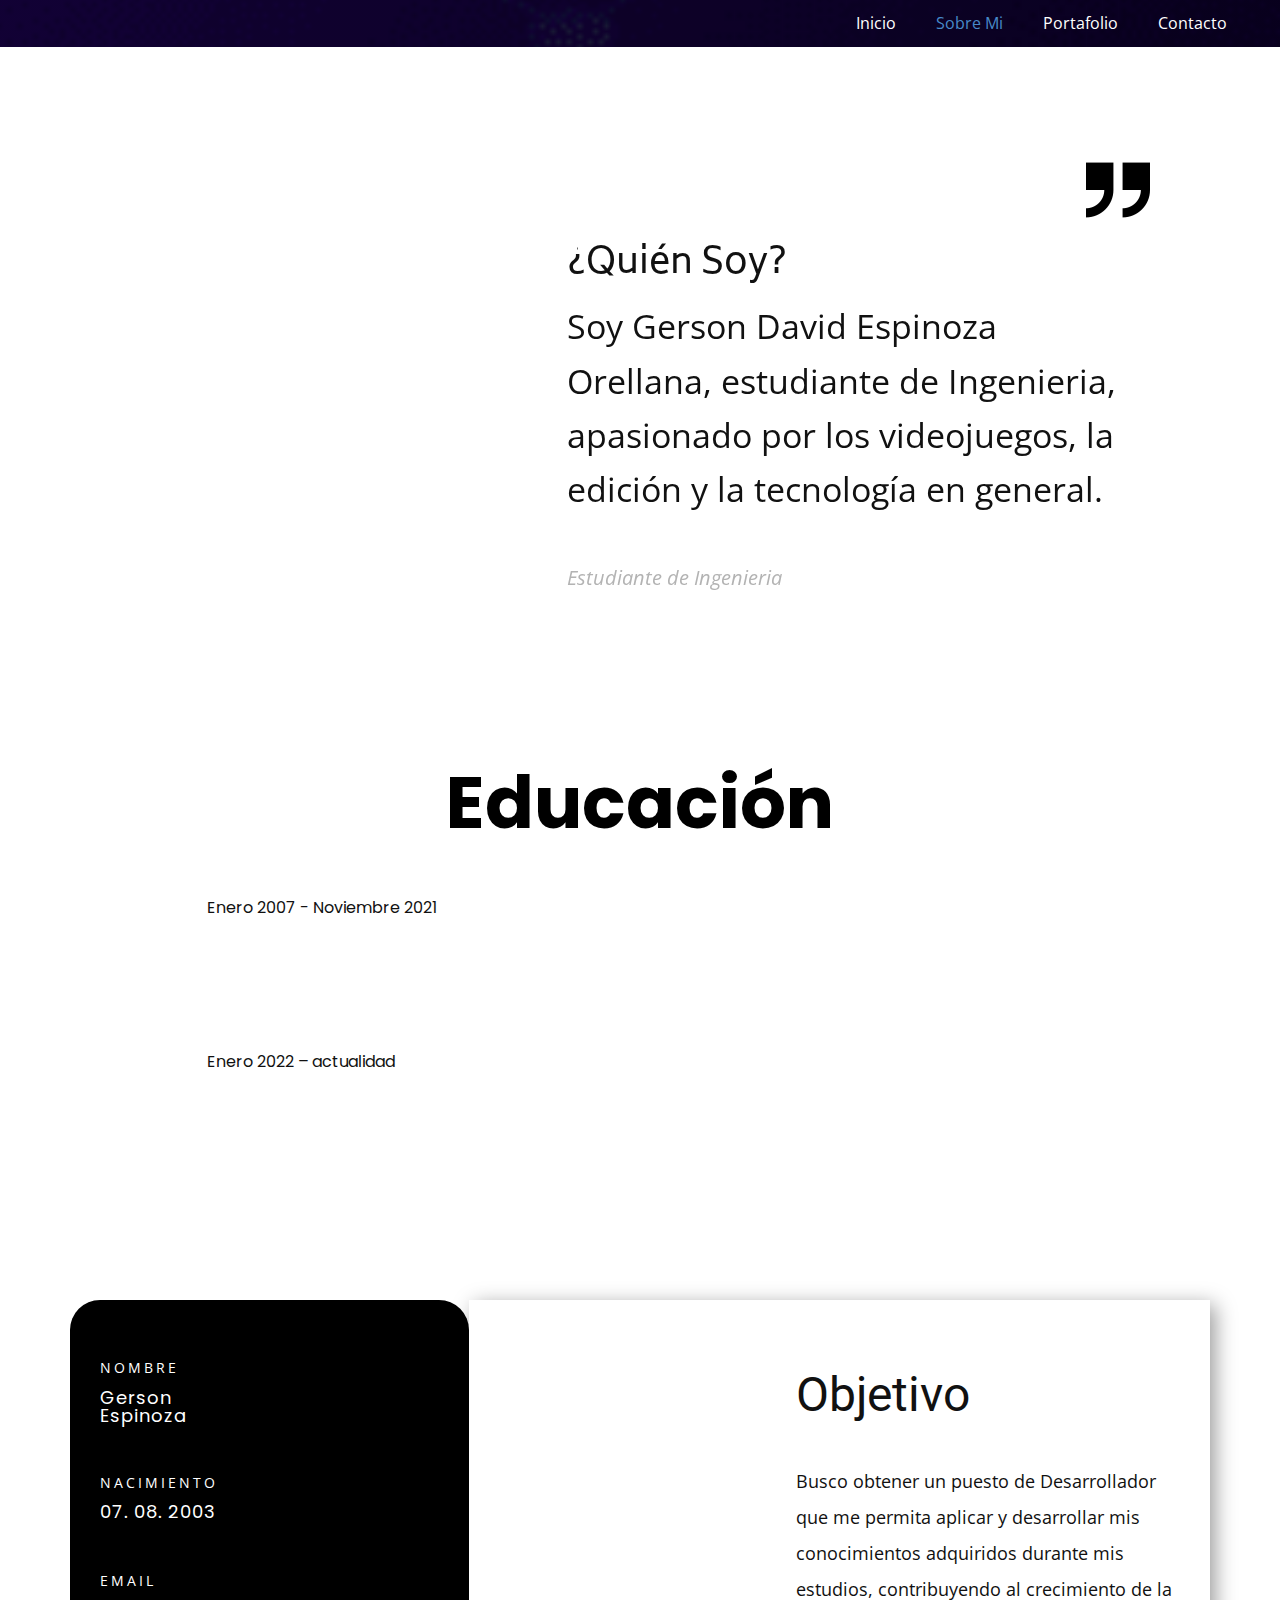
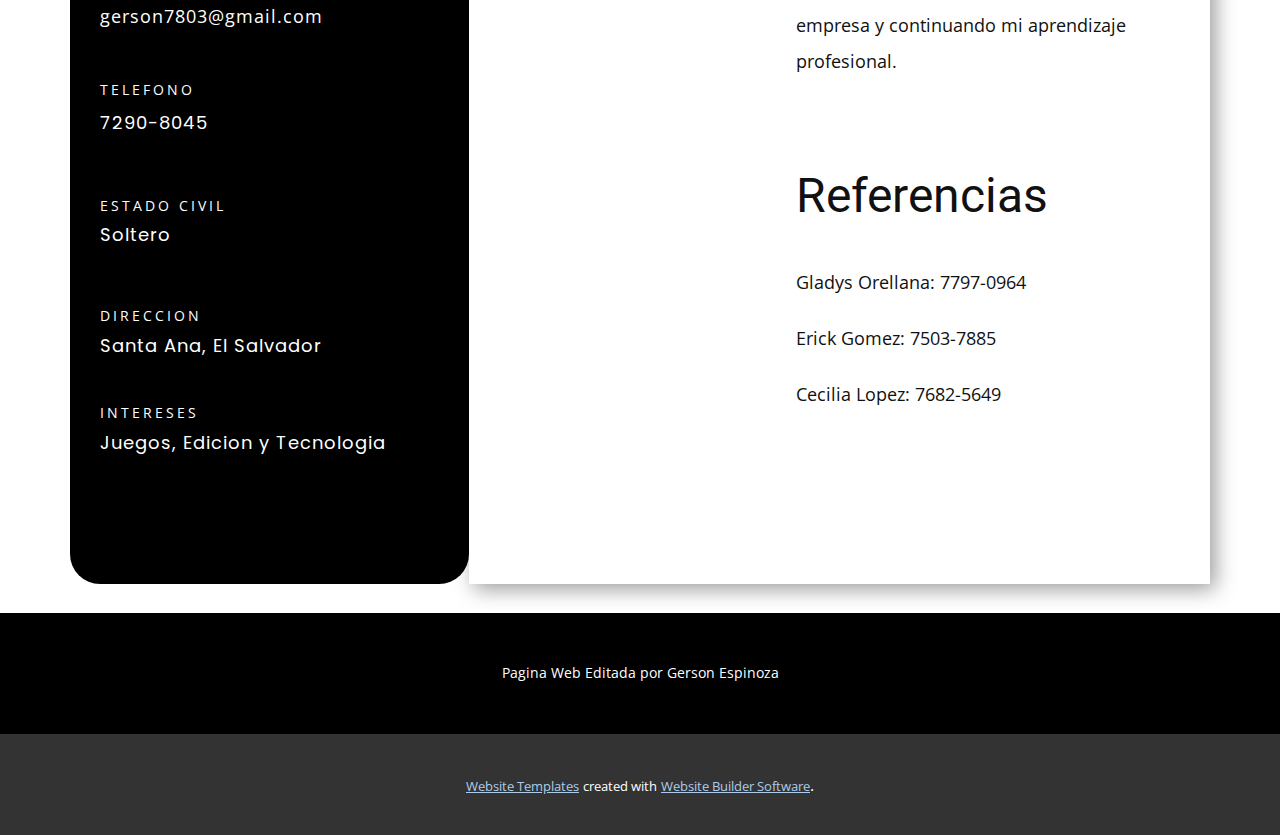
<file: Sobre-Mi.html>
<!DOCTYPE html>
<html style="font-size: 16px;" lang="es"><head>
    <meta name="viewport" content="width=device-width, initial-scale=1.0">
    <meta charset="utf-8">
    <meta name="keywords" content="Educación, Objetivo, Referencias">
    <meta name="description" content="">
    <title>Sobre Mi</title>
    <link rel="stylesheet" href="nicepage.css" media="screen">
<link rel="stylesheet" href="Sobre-Mi.css" media="screen">
    <script class="u-script" type="text/javascript" src="jquery.js" defer=""></script>
    <script class="u-script" type="text/javascript" src="nicepage.js" defer=""></script>
    <meta name="generator" content="Nicepage 6.0.3, nicepage.com">
    <link id="u-theme-google-font" rel="stylesheet" href="https://fonts.googleapis.com/css?family=Roboto:100,100i,300,300i,400,400i,500,500i,700,700i,900,900i|Open+Sans:300,300i,400,400i,500,500i,600,600i,700,700i,800,800i">
    <link id="u-page-google-font" rel="stylesheet" href="https://fonts.googleapis.com/css?family=Open+Sans:300,300i,400,400i,500,500i,600,600i,700,700i,800,800i|Biryani:200,300,400,600,700,800,900|Poppins:100,100i,200,200i,300,300i,400,400i,500,500i,600,600i,700,700i,800,800i,900,900i">
    
    
    
    
    
    <script type="application/ld+json">{
		"@context": "http://schema.org",
		"@type": "Organization",
		"name": ""
}</script>
    <meta name="theme-color" content="#478ac9">
    <meta property="og:title" content="Sobre Mi">
    <meta property="og:type" content="website">
  <meta data-intl-tel-input-cdn-path="intlTelInput/"></head>
  <body data-path-to-root="./" data-include-products="false" class="u-body u-xl-mode" data-lang="es"><header class="u-clearfix u-header u-image u-shading u-header" id="sec-6630" data-image-width="960" data-image-height="606"><div class="u-clearfix u-sheet u-sheet-1">
        <nav class="u-menu u-menu-one-level u-offcanvas u-menu-1">
          <div class="menu-collapse" style="font-size: 1rem; letter-spacing: 0px;">
            <a class="u-button-style u-custom-left-right-menu-spacing u-custom-padding-bottom u-custom-top-bottom-menu-spacing u-nav-link u-text-active-palette-1-base u-text-hover-palette-2-base" href="#">
              <svg class="u-svg-link" viewBox="0 0 24 24"><use xmlns:xlink="http://www.w3.org/1999/xlink" xlink:href="#menu-hamburger"></use></svg>
              <svg class="u-svg-content" version="1.1" id="menu-hamburger" viewBox="0 0 16 16" x="0px" y="0px" xmlns:xlink="http://www.w3.org/1999/xlink" xmlns="http://www.w3.org/2000/svg"><g><rect y="1" width="16" height="2"></rect><rect y="7" width="16" height="2"></rect><rect y="13" width="16" height="2"></rect>
</g></svg>
            </a>
          </div>
          <div class="u-custom-menu u-nav-container">
            <ul class="u-nav u-unstyled u-nav-1"><li class="u-nav-item"><a class="u-button-style u-nav-link u-text-active-palette-1-base u-text-hover-palette-2-base" href="Inicio.html" style="padding: 10px 20px;">Inicio</a>
</li><li class="u-nav-item"><a class="u-button-style u-nav-link u-text-active-palette-1-base u-text-hover-palette-2-base" href="Sobre-Mi.html" style="padding: 10px 20px;">Sobre Mi</a>
</li><li class="u-nav-item"><a class="u-button-style u-nav-link u-text-active-palette-1-base u-text-hover-palette-2-base" href="Portafolio.html" style="padding: 10px 20px;">Portafolio</a>
</li><li class="u-nav-item"><a class="u-button-style u-nav-link u-text-active-palette-1-base u-text-hover-palette-2-base" href="Contacto.html" style="padding: 10px 20px;">Contacto</a>
</li></ul>
          </div>
          <div class="u-custom-menu u-nav-container-collapse">
            <div class="u-black u-container-style u-inner-container-layout u-opacity u-opacity-95 u-sidenav">
              <div class="u-inner-container-layout u-sidenav-overflow">
                <div class="u-menu-close"></div>
                <ul class="u-align-center u-nav u-popupmenu-items u-unstyled u-nav-2"><li class="u-nav-item"><a class="u-button-style u-nav-link" href="Inicio.html">Inicio</a>
</li><li class="u-nav-item"><a class="u-button-style u-nav-link" href="Sobre-Mi.html">Sobre Mi</a>
</li><li class="u-nav-item"><a class="u-button-style u-nav-link" href="Portafolio.html">Portafolio</a>
</li><li class="u-nav-item"><a class="u-button-style u-nav-link" href="Contacto.html">Contacto</a>
</li></ul>
              </div>
            </div>
            <div class="u-black u-menu-overlay u-opacity u-opacity-70"></div>
          </div>
        </nav>
      </div></header>
    <section class="u-align-center-sm u-align-center-xs u-clearfix u-container-align-center u-section-1" id="carousel_03fd">
      <div class="u-clearfix u-sheet u-sheet-1">
        <div class="data-layout-selected u-clearfix u-expanded-width u-gutter-0 u-layout-wrap u-layout-wrap-1">
          <div class="u-layout" style="">
            <div class="u-layout-row" style="">
              <div class="u-align-left u-container-align-center-lg u-container-align-center-xl u-container-align-left-md u-container-align-left-sm u-container-align-left-xs u-container-style u-layout-cell u-left-cell u-size-23-lg u-size-23-xl u-size-60-md u-size-60-sm u-size-60-xs u-size-xs-60 u-layout-cell-1" src="">
                <div class="u-container-layout u-valign-middle-md u-valign-middle-sm u-valign-middle-xl u-valign-middle-xs u-container-layout-1" src="">
                  <div class="custom-expanded u-image u-image-circle u-image-1" data-image-width="1599" data-image-height="1599" data-animation-name="customAnimationIn" data-animation-duration="1500" data-animation-delay="750"></div>
                </div>
              </div>
              <div class="u-align-left u-container-style u-layout-cell u-right-cell u-shape-rectangle u-size-37-lg u-size-37-xl u-size-60-md u-size-60-sm u-size-60-xs u-size-xs-60 u-layout-cell-2" data-animation-name="customAnimationIn" data-animation-duration="1500" data-animation-delay="500">
                <div class="u-container-layout u-container-layout-2"><span class="u-file-icon u-icon u-text-black u-icon-1"><img src="images/2087858-04505752.png" alt=""></span>
                  <h3 class="u-custom-font u-text u-text-1">¿Quién Soy?</h3>
                  <p class="u-large-text u-text u-text-default u-text-variant u-text-2">Soy Gerson David Espinoza Orellana, estudiante de Ingenieria, apasionado por los videojuegos, la edición y la tecnología en general.<br>
                  </p>
                  <p class="u-text u-text-grey-30 u-text-3">Estudiante de Ingenieria</p>
                </div>
              </div>
            </div>
          </div>
        </div>
      </div>
    </section>
    <section class="u-align-center-lg u-align-center-md u-align-center-xl u-align-left-sm u-align-left-xs u-clearfix u-white u-section-2" id="carousel_241c">
      <div class="u-clearfix u-sheet u-sheet-1">
        <h1 class="u-custom-font u-text u-text-black u-text-1">Educación</h1>
        <div class="u-list u-list-1">
          <div class="u-repeater u-repeater-1">
            <div class="u-align-left u-container-style u-list-item u-repeater-item">
              <div class="u-container-layout u-similar-container u-container-layout-1">
                <p class="u-custom-font u-text u-text-2">Enero 2007 - Noviembre 2021</p>
                <div class="u-container-style u-group u-shape-rectangle u-group-1" data-animation-name="fadeIn" data-animation-duration="1000" data-animation-delay="0">
                  <div class="u-container-layout u-valign-top u-container-layout-2">
                    <h5 class="u-custom-font u-text u-text-default u-text-3">Bachillerato General</h5>
                    <a href="https://nicepage.com/website-builder" class="u-active-none u-align-left u-btn u-button-style u-hover-none u-none u-text-body-color u-btn-1">Bachillerato General en Escuela Cristiana Oasis</a>
                  </div>
                </div>
              </div>
            </div>
            <div class="u-align-left u-container-style u-list-item u-repeater-item">
              <div class="u-container-layout u-similar-container u-container-layout-3">
                <p class="u-custom-font u-text u-text-4">Enero 2022 – actualidad</p>
                <div class="u-container-style u-group u-shape-rectangle u-group-2" data-animation-name="fadeIn" data-animation-duration="1000" data-animation-delay="0">
                  <div class="u-container-layout u-valign-top u-container-layout-4">
                    <h5 class="u-custom-font u-text u-text-default u-text-5">Ingeniería en Desarollo de Software</h5>
                    <a href="https://nicepage.com/html-templates" class="u-active-none u-align-left u-btn u-button-style u-hover-none u-none u-text-body-color u-btn-2">Estudiate de Ingenieria de Desarollo de Software en la<br>Universidad Catolica de El Salvador
                    </a>
                  </div>
                </div>
              </div>
            </div>
          </div>
        </div>
      </div>
    </section>
    <section class="u-clearfix u-white u-section-3" id="carousel_40a6">
      <div class="u-clearfix u-sheet u-sheet-1">
        <div class="data-layout-selected u-clearfix u-expanded-width u-gutter-0 u-layout-wrap u-layout-wrap-1">
          <div class="u-layout">
            <div class="u-layout-row">
              <div class="u-black u-container-style u-layout-cell u-radius-30 u-shape-round u-size-21-lg u-size-21-xl u-size-60-md u-size-60-sm u-size-60-xs u-layout-cell-1">
                <div class="u-container-layout u-container-layout-1">
                  <h6 class="u-align-left u-custom-font u-font-open-sans u-text u-text-default u-text-1">Nombre</h6>
                  <p class="u-align-left u-custom-font u-text u-text-2">Gerson Espinoza</p>
                  <h6 class="u-align-left u-custom-font u-font-open-sans u-text u-text-default u-text-3">Nacimiento</h6>
                  <p class="u-align-left u-custom-font u-text u-text-4">07. 08. 2003</p>
                  <h6 class="u-align-left u-custom-font u-font-open-sans u-text u-text-default u-text-5">Email</h6>
                  <a href="mail.google.com" class="u-align-left u-border-1 u-border-active-palette-2-base u-border-hover-palette-2-base u-border-no-left u-border-no-right u-border-no-top u-btn u-button-style u-none u-text-active-palette-2-base u-text-body-alt-color u-text-hover-palette-2-base u-btn-1">gerson7803@gmail.com</a>
                  <h6 class="u-align-left u-custom-font u-font-open-sans u-text u-text-default u-text-6">Telefono</h6>
                  <p class="u-align-left u-custom-font u-text u-text-7">7290-8045</p>
                  <h6 class="u-align-left u-custom-font u-font-open-sans u-text u-text-default u-text-8">Estado Civil</h6>
                  <p class="u-align-left u-custom-font u-text u-text-9">Soltero</p>
                  <h6 class="u-align-left u-custom-font u-font-open-sans u-text u-text-default u-text-10">Direccion</h6>
                  <p class="u-align-left u-custom-font u-text u-text-11">Santa Ana, El Salvador</p>
                  <h6 class="u-align-left u-custom-font u-font-open-sans u-text u-text-default u-text-12">Intereses</h6>
                  <p class="u-align-left u-custom-font u-text u-text-13">Juegos, Edicion y Tecnologia</p>
                </div>
              </div>
              <div class="u-container-align-center-xs u-container-style u-layout-cell u-size-39-lg u-size-39-xl u-size-60-md u-size-60-sm u-size-60-xs u-layout-cell-2">
                <div class="u-container-layout u-container-layout-2">
                  <div class="custom-expanded u-list u-list-1">
                    <div class="u-repeater u-repeater-1">
                      <div class="u-align-left u-container-align-left u-container-style u-list-item u-repeater-item u-shape-rectangle u-list-item-1" data-animation-direction="Up" data-animation-name="customAnimationIn" data-animation-duration="1500" data-animation-delay="750">
                        <div class="u-container-layout u-similar-container u-valign-top u-container-layout-3">
                          <h3 class="u-align-left u-text u-text-default u-text-14"> Habilidades</h3>
                          <ul class="u-align-left u-custom-list u-text u-text-15">
                            <li style="">
                              <div class="u-list-icon u-text-black">
                                <svg class="u-svg-content" viewBox="0 0 409.6 409.6" x="0px" y="0px" id="svg-a797" style="enable-background:new 0 0 409.6 409.6;"><g><g><path d="M392.533,187.733H221.867V17.067C221.867,7.641,214.226,0,204.8,0s-17.067,7.641-17.067,17.067v170.667H17.067    C7.641,187.733,0,195.374,0,204.8s7.641,17.067,17.067,17.067h170.667v170.667c0,9.426,7.641,17.067,17.067,17.067    s17.067-7.641,17.067-17.067V221.867h170.667c9.426,0,17.067-7.641,17.067-17.067S401.959,187.733,392.533,187.733z"></path>
</g>
</g></svg>
                              </div>Manejo de Informatica
                            </li>
                            <li style="">
                              <div class="u-list-icon u-text-black">
                                <svg class="u-svg-content" viewBox="0 0 409.6 409.6" x="0px" y="0px" id="svg-a797" style="enable-background:new 0 0 409.6 409.6;"><g><g><path d="M392.533,187.733H221.867V17.067C221.867,7.641,214.226,0,204.8,0s-17.067,7.641-17.067,17.067v170.667H17.067    C7.641,187.733,0,195.374,0,204.8s7.641,17.067,17.067,17.067h170.667v170.667c0,9.426,7.641,17.067,17.067,17.067    s17.067-7.641,17.067-17.067V221.867h170.667c9.426,0,17.067-7.641,17.067-17.067S401.959,187.733,392.533,187.733z"></path>
</g>
</g></svg>
                              </div>Edicion de Video
                            </li>
                            <li style="">
                              <div class="u-list-icon u-text-black">
                                <svg class="u-svg-content" viewBox="0 0 409.6 409.6" x="0px" y="0px" id="svg-a797" style="enable-background:new 0 0 409.6 409.6;"><g><g><path d="M392.533,187.733H221.867V17.067C221.867,7.641,214.226,0,204.8,0s-17.067,7.641-17.067,17.067v170.667H17.067    C7.641,187.733,0,195.374,0,204.8s7.641,17.067,17.067,17.067h170.667v170.667c0,9.426,7.641,17.067,17.067,17.067    s17.067-7.641,17.067-17.067V221.867h170.667c9.426,0,17.067-7.641,17.067-17.067S401.959,187.733,392.533,187.733z"></path>
</g>
</g></svg>
                              </div>Manejo de Hardware
                            </li>
                            <li style="">
                              <div class="u-list-icon u-text-black">
                                <svg class="u-svg-content" viewBox="0 0 409.6 409.6" x="0px" y="0px" id="svg-a797" style="enable-background:new 0 0 409.6 409.6;"><g><g><path d="M392.533,187.733H221.867V17.067C221.867,7.641,214.226,0,204.8,0s-17.067,7.641-17.067,17.067v170.667H17.067    C7.641,187.733,0,195.374,0,204.8s7.641,17.067,17.067,17.067h170.667v170.667c0,9.426,7.641,17.067,17.067,17.067    s17.067-7.641,17.067-17.067V221.867h170.667c9.426,0,17.067-7.641,17.067-17.067S401.959,187.733,392.533,187.733z"></path>
</g>
</g></svg>
                              </div>Manejo de Software
                            </li>
                            <li style="">
                              <div class="u-list-icon u-text-black">
                                <svg class="u-svg-content" viewBox="0 0 409.6 409.6" x="0px" y="0px" id="svg-a797" style="enable-background:new 0 0 409.6 409.6;"><g><g><path d="M392.533,187.733H221.867V17.067C221.867,7.641,214.226,0,204.8,0s-17.067,7.641-17.067,17.067v170.667H17.067    C7.641,187.733,0,195.374,0,204.8s7.641,17.067,17.067,17.067h170.667v170.667c0,9.426,7.641,17.067,17.067,17.067    s17.067-7.641,17.067-17.067V221.867h170.667c9.426,0,17.067-7.641,17.067-17.067S401.959,187.733,392.533,187.733z"></path>
</g>
</g></svg>
                              </div>Diseño de Paginas Web
                            </li>
                          </ul>
                        </div>
                      </div>
                    </div>
                  </div>
                  <div class="custom-expanded u-list u-list-2">
                    <div class="u-repeater u-repeater-2">
                      <div class="u-align-left u-container-align-left u-container-style u-list-item u-repeater-item u-shape-rectangle u-list-item-2" data-animation-direction="Up" data-animation-name="customAnimationIn" data-animation-duration="1500" data-animation-delay="750">
                        <div class="u-container-layout u-similar-container u-valign-top u-container-layout-4">
                          <h3 class="u-align-left u-text u-text-default u-text-16"> Aptitudes</h3>
                          <ul class="u-align-left u-custom-list u-text u-text-17">
                            <li style="">
                              <div class="u-list-icon u-text-black">
                                <svg class="u-svg-content" viewBox="0 0 409.6 409.6" x="0px" y="0px" id="svg-a797" style="enable-background:new 0 0 409.6 409.6;"><g><g><path d="M392.533,187.733H221.867V17.067C221.867,7.641,214.226,0,204.8,0s-17.067,7.641-17.067,17.067v170.667H17.067    C7.641,187.733,0,195.374,0,204.8s7.641,17.067,17.067,17.067h170.667v170.667c0,9.426,7.641,17.067,17.067,17.067    s17.067-7.641,17.067-17.067V221.867h170.667c9.426,0,17.067-7.641,17.067-17.067S401.959,187.733,392.533,187.733z"></path>
</g>
</g></svg>
                              </div>Responsabilidad
                            </li>
                            <li style="">
                              <div class="u-list-icon u-text-black">
                                <svg class="u-svg-content" viewBox="0 0 409.6 409.6" x="0px" y="0px" id="svg-a797" style="enable-background:new 0 0 409.6 409.6;"><g><g><path d="M392.533,187.733H221.867V17.067C221.867,7.641,214.226,0,204.8,0s-17.067,7.641-17.067,17.067v170.667H17.067    C7.641,187.733,0,195.374,0,204.8s7.641,17.067,17.067,17.067h170.667v170.667c0,9.426,7.641,17.067,17.067,17.067    s17.067-7.641,17.067-17.067V221.867h170.667c9.426,0,17.067-7.641,17.067-17.067S401.959,187.733,392.533,187.733z"></path>
</g>
</g></svg>
                              </div>Organizacion
                            </li>
                            <li style="">
                              <div class="u-list-icon u-text-black">
                                <svg class="u-svg-content" viewBox="0 0 409.6 409.6" x="0px" y="0px" id="svg-a797" style="enable-background:new 0 0 409.6 409.6;"><g><g><path d="M392.533,187.733H221.867V17.067C221.867,7.641,214.226,0,204.8,0s-17.067,7.641-17.067,17.067v170.667H17.067    C7.641,187.733,0,195.374,0,204.8s7.641,17.067,17.067,17.067h170.667v170.667c0,9.426,7.641,17.067,17.067,17.067    s17.067-7.641,17.067-17.067V221.867h170.667c9.426,0,17.067-7.641,17.067-17.067S401.959,187.733,392.533,187.733z"></path>
</g>
</g></svg>
                              </div>Resolucion de problemas
                            </li>
                            <li style="">
                              <div class="u-list-icon u-text-black">
                                <svg class="u-svg-content" viewBox="0 0 409.6 409.6" x="0px" y="0px" id="svg-a797" style="enable-background:new 0 0 409.6 409.6;"><g><g><path d="M392.533,187.733H221.867V17.067C221.867,7.641,214.226,0,204.8,0s-17.067,7.641-17.067,17.067v170.667H17.067    C7.641,187.733,0,195.374,0,204.8s7.641,17.067,17.067,17.067h170.667v170.667c0,9.426,7.641,17.067,17.067,17.067    s17.067-7.641,17.067-17.067V221.867h170.667c9.426,0,17.067-7.641,17.067-17.067S401.959,187.733,392.533,187.733z"></path>
</g>
</g></svg>
                              </div>Adaptabilidad
                            </li>
                            <li style="">
                              <div class="u-list-icon u-text-black">
                                <svg class="u-svg-content" viewBox="0 0 409.6 409.6" x="0px" y="0px" id="svg-a797" style="enable-background:new 0 0 409.6 409.6;"><g><g><path d="M392.533,187.733H221.867V17.067C221.867,7.641,214.226,0,204.8,0s-17.067,7.641-17.067,17.067v170.667H17.067    C7.641,187.733,0,195.374,0,204.8s7.641,17.067,17.067,17.067h170.667v170.667c0,9.426,7.641,17.067,17.067,17.067    s17.067-7.641,17.067-17.067V221.867h170.667c9.426,0,17.067-7.641,17.067-17.067S401.959,187.733,392.533,187.733z"></path>
</g>
</g></svg>
                              </div>Trabajo en Equipo
                            </li>
                          </ul>
                        </div>
                      </div>
                    </div>
                  </div>
                  <div class="fr-view u-clearfix u-rich-text u-text u-text-18">
                    <h2 style="text-align: left;">
                      <span style="line-height: 2.0;">Objetivo</span>
                    </h2>
                    <p style="text-align: left;">
                      <span style="line-height: 2.0;">Busco obtener un puesto de Desarrollador que me permita aplicar y desarrollar mis conocimientos adquiridos durante mis estudios, contribuyendo al crecimiento de la empresa y continuando mi aprendizaje profesional.</span>
                    </p>
                    <p style="text-align: left;">
                      <br>
                    </p>
                    <h2 style="text-align: left;">
                      <span style="line-height: 2.0;">Referencias</span>
                    </h2>
                    <p style="text-align: left;">
                      <span style="line-height: 2.0;">Gladys Orellana: 7797-0964</span>
                    </p>
                    <p style="text-align: left;">
                      <span style="line-height: 2.0;">Erick Gomez: 7503-7885</span>
                    </p>
                    <p style="text-align: left;">
                      <span style="line-height: 2.0;">Cecilia Lopez: 7682-5649</span>
                    </p>
                  </div>
                </div>
              </div>
            </div>
          </div>
        </div>
      </div>
    </section>
    
    
    
    <footer class="u-align-center u-black u-clearfix u-footer u-footer" id="sec-d064"><div class="u-clearfix u-sheet u-sheet-1">
        <p class="u-small-text u-text u-text-variant u-text-1">Pagina Web Editada por Gerson Espinoza</p>
      </div></footer>
    <section class="u-backlink u-clearfix u-grey-80">
      <a class="u-link" href="https://nicepage.com/website-templates" target="_blank">
        <span>Website Templates</span>
      </a>
      <p class="u-text">
        <span>created with</span>
      </p>
      <a class="u-link" href="" target="_blank">
        <span>Website Builder Software</span>
      </a>. 
    </section>
  
</body></html>
</file>
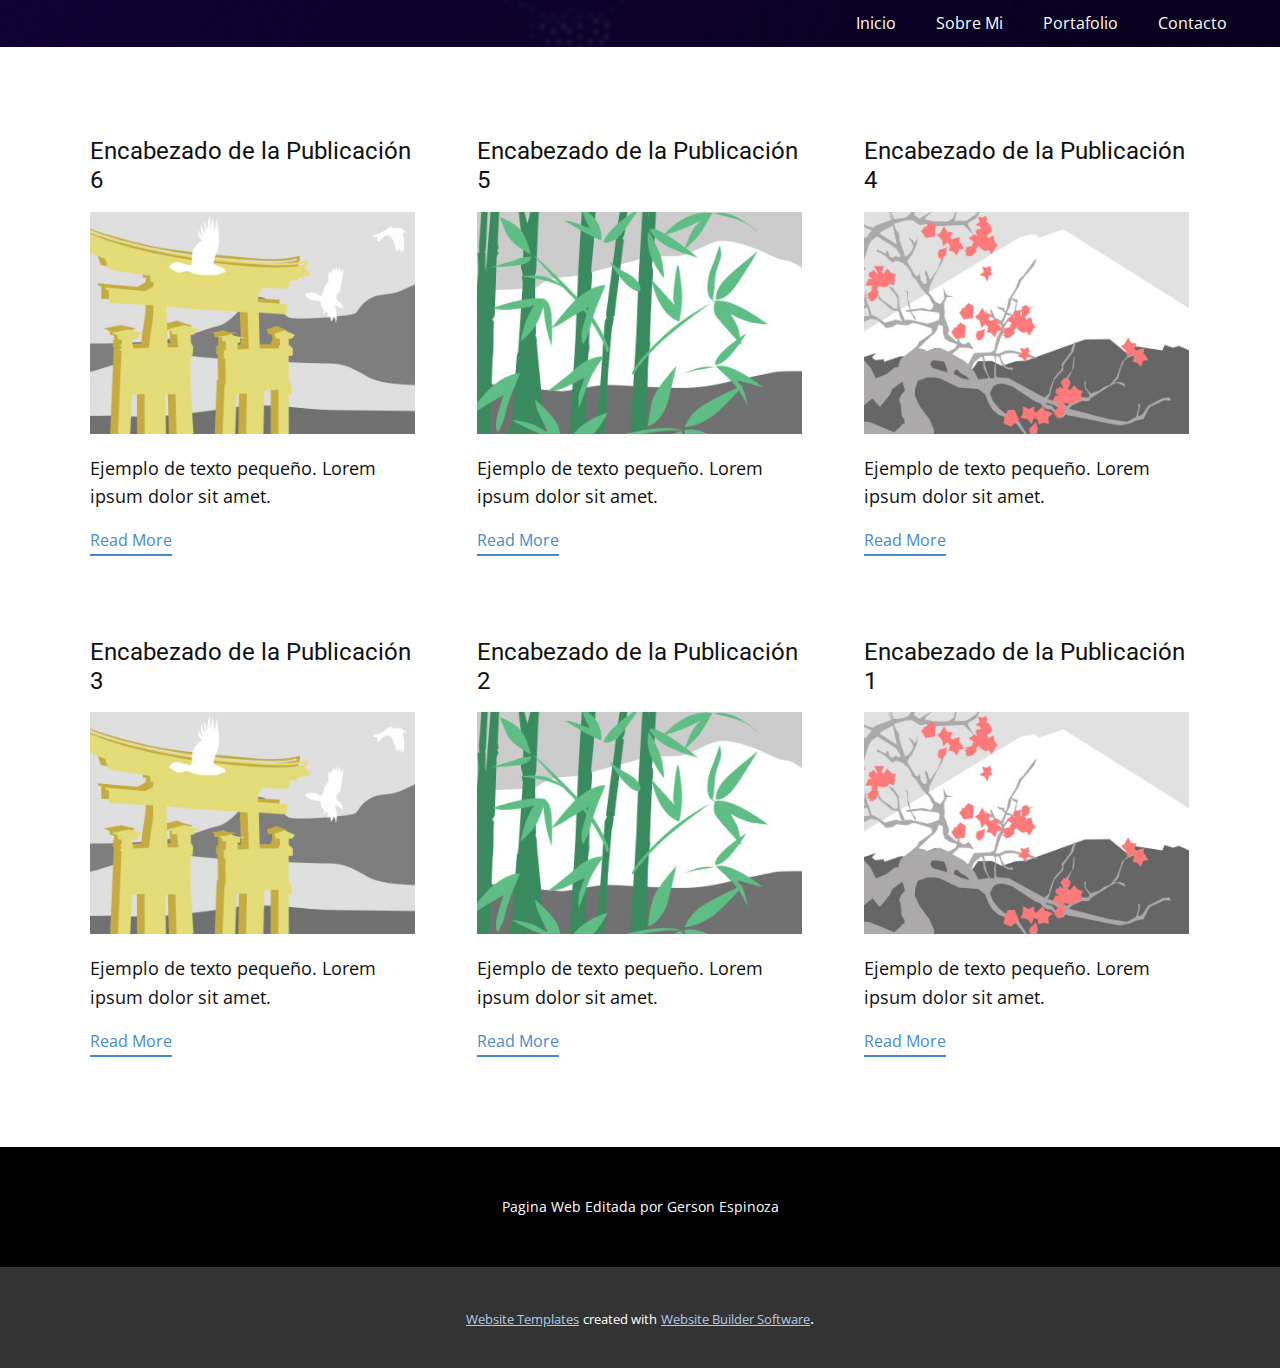
<file: blog/blog.html>
<!DOCTYPE html>
<html style="font-size: 16px;" lang="es"><head>
    <meta name="viewport" content="width=device-width, initial-scale=1.0">
    <meta charset="utf-8">
    <meta name="keywords" content="">
    <meta name="description" content="">
    <title>Blog</title>
    <link rel="stylesheet" href="../nicepage.css" media="screen">
<link rel="stylesheet" href="../Blog-Template.css" media="screen">
    <script class="u-script" type="text/javascript" src="../jquery.js" defer=""></script>
    <script class="u-script" type="text/javascript" src="../nicepage.js" defer=""></script>
    <meta name="generator" content="Nicepage 6.0.3, nicepage.com">
    <link id="u-theme-google-font" rel="stylesheet" href="https://fonts.googleapis.com/css?family=Roboto:100,100i,300,300i,400,400i,500,500i,700,700i,900,900i|Open+Sans:300,300i,400,400i,500,500i,600,600i,700,700i,800,800i">
    
    
    
    <script type="application/ld+json">{
		"@context": "http://schema.org",
		"@type": "Organization",
		"name": ""
}</script>
    <meta name="theme-color" content="#478ac9">
  <meta data-intl-tel-input-cdn-path="intlTelInput/"></head>
  <body data-path-to-root="./" data-include-products="false" class="u-body u-xl-mode" data-lang="es"><header class="u-clearfix u-header u-image u-shading u-header" id="sec-6630" data-image-width="960" data-image-height="606"><div class="u-clearfix u-sheet u-sheet-1">
        <nav class="u-menu u-menu-one-level u-offcanvas u-menu-1">
          <div class="menu-collapse" style="font-size: 1rem; letter-spacing: 0px;">
            <a class="u-button-style u-custom-left-right-menu-spacing u-custom-padding-bottom u-custom-top-bottom-menu-spacing u-nav-link u-text-active-palette-1-base u-text-hover-palette-2-base" href="#">
              <svg class="u-svg-link" viewBox="0 0 24 24"><use xmlns:xlink="http://www.w3.org/1999/xlink" xlink:href="#menu-hamburger"></use></svg>
              <svg class="u-svg-content" version="1.1" id="menu-hamburger" viewBox="0 0 16 16" x="0px" y="0px" xmlns:xlink="http://www.w3.org/1999/xlink" xmlns="http://www.w3.org/2000/svg"><g><rect y="1" width="16" height="2"></rect><rect y="7" width="16" height="2"></rect><rect y="13" width="16" height="2"></rect>
</g></svg>
            </a>
          </div>
          <div class="u-custom-menu u-nav-container">
            <ul class="u-nav u-unstyled u-nav-1"><li class="u-nav-item"><a class="u-button-style u-nav-link u-text-active-palette-1-base u-text-hover-palette-2-base" href="../Inicio.html" style="padding: 10px 20px;">Inicio</a>
</li><li class="u-nav-item"><a class="u-button-style u-nav-link u-text-active-palette-1-base u-text-hover-palette-2-base" href="../Sobre-Mi.html" style="padding: 10px 20px;">Sobre Mi</a>
</li><li class="u-nav-item"><a class="u-button-style u-nav-link u-text-active-palette-1-base u-text-hover-palette-2-base" href="../Portafolio.html" style="padding: 10px 20px;">Portafolio</a>
</li><li class="u-nav-item"><a class="u-button-style u-nav-link u-text-active-palette-1-base u-text-hover-palette-2-base" href="../Contacto.html" style="padding: 10px 20px;">Contacto</a>
</li></ul>
          </div>
          <div class="u-custom-menu u-nav-container-collapse">
            <div class="u-black u-container-style u-inner-container-layout u-opacity u-opacity-95 u-sidenav">
              <div class="u-inner-container-layout u-sidenav-overflow">
                <div class="u-menu-close"></div>
                <ul class="u-align-center u-nav u-popupmenu-items u-unstyled u-nav-2"><li class="u-nav-item"><a class="u-button-style u-nav-link" href="../Inicio.html">Inicio</a>
</li><li class="u-nav-item"><a class="u-button-style u-nav-link" href="../Sobre-Mi.html">Sobre Mi</a>
</li><li class="u-nav-item"><a class="u-button-style u-nav-link" href="../Portafolio.html">Portafolio</a>
</li><li class="u-nav-item"><a class="u-button-style u-nav-link" href="../Contacto.html">Contacto</a>
</li></ul>
              </div>
            </div>
            <div class="u-black u-menu-overlay u-opacity u-opacity-70"></div>
          </div>
        </nav>
      </div></header>
    <section class="u-clearfix u-section-1" id="sec-02d7">
      <div class="u-clearfix u-sheet u-valign-middle u-sheet-1"><!--blog--><!--blog_options_json--><!--{"type":"Recent","source":"","tags":"","count":""}--><!--/blog_options_json-->
        <div class="u-blog u-expanded-width u-repeater u-repeater-1"><!--blog_post-->
          <div class="u-blog-post u-container-style u-repeater-item u-white u-repeater-item-1">
            <div class="u-container-layout u-similar-container u-valign-top u-container-layout-1"><!--blog_post_header-->
              <h4 class="u-blog-control u-text u-text-1">
                <a class="u-post-header-link" href="../blog/enviar-5.html">Encabezado de la Publicación 6</a>
              </h4><!--/blog_post_header--><!--blog_post_image-->
              <a class="u-post-header-link" href="../blog/enviar-5.html"><img alt="" class="u-blog-control u-expanded-width u-image u-image-default u-image-1" src="../images/8ad73f3c.jpeg"></a><!--/blog_post_image--><!--blog_post_content-->
              <div class="u-blog-control u-post-content u-text u-text-2 fr-view">Ejemplo de texto pequeño. Lorem ipsum dolor sit amet.</div><!--/blog_post_content--><!--blog_post_readmore-->
              <a href="../blog/enviar-5.html" class="u-blog-control u-border-2 u-border-palette-1-base u-btn u-btn-rectangle u-button-style u-none u-btn-1"><!--blog_post_readmore_content--><!--options_json--><!--{"content":"Read More","defaultValue":"Lee mas"}--><!--/options_json-->Read More<!--/blog_post_readmore_content--></a><!--/blog_post_readmore-->
            </div>
          </div><div class="u-blog-post u-container-style u-repeater-item u-video-cover u-white">
            <div class="u-container-layout u-similar-container u-valign-top u-container-layout-2"><!--blog_post_header-->
              <h4 class="u-blog-control u-text u-text-3">
                <a class="u-post-header-link" href="../blog/enviar-4.html">Encabezado de la Publicación 5</a>
              </h4><!--/blog_post_header--><!--blog_post_image-->
              <a class="u-post-header-link" href="../blog/enviar-4.html"><img alt="" class="u-blog-control u-expanded-width u-image u-image-default u-image-2" src="../images/68f64b9d.jpeg"></a><!--/blog_post_image--><!--blog_post_content-->
              <div class="u-blog-control u-post-content u-text u-text-4 fr-view">Ejemplo de texto pequeño. Lorem ipsum dolor sit amet.</div><!--/blog_post_content--><!--blog_post_readmore-->
              <a href="../blog/enviar-4.html" class="u-blog-control u-border-2 u-border-palette-1-base u-btn u-btn-rectangle u-button-style u-none u-btn-2"><!--blog_post_readmore_content--><!--options_json--><!--{"content":"Read More","defaultValue":"Lee mas"}--><!--/options_json-->Read More<!--/blog_post_readmore_content--></a><!--/blog_post_readmore-->
            </div>
          </div><div class="u-blog-post u-container-style u-repeater-item u-video-cover u-white">
            <div class="u-container-layout u-similar-container u-valign-top u-container-layout-3"><!--blog_post_header-->
              <h4 class="u-blog-control u-text u-text-5">
                <a class="u-post-header-link" href="../blog/enviar-3.html">Encabezado de la Publicación 4</a>
              </h4><!--/blog_post_header--><!--blog_post_image-->
              <a class="u-post-header-link" href="../blog/enviar-3.html"><img alt="" class="u-blog-control u-expanded-width u-image u-image-default u-image-3" src="../images/0fd3416c.jpeg"></a><!--/blog_post_image--><!--blog_post_content-->
              <div class="u-blog-control u-post-content u-text u-text-6 fr-view">Ejemplo de texto pequeño. Lorem ipsum dolor sit amet.</div><!--/blog_post_content--><!--blog_post_readmore-->
              <a href="../blog/enviar-3.html" class="u-blog-control u-border-2 u-border-palette-1-base u-btn u-btn-rectangle u-button-style u-none u-btn-3"><!--blog_post_readmore_content--><!--options_json--><!--{"content":"Read More","defaultValue":"Lee mas"}--><!--/options_json-->Read More<!--/blog_post_readmore_content--></a><!--/blog_post_readmore-->
            </div>
          </div><div class="u-blog-post u-container-style u-repeater-item u-white u-repeater-item-1">
            <div class="u-container-layout u-similar-container u-valign-top u-container-layout-1"><!--blog_post_header-->
              <h4 class="u-blog-control u-text u-text-1">
                <a class="u-post-header-link" href="../blog/enviar-2.html">Encabezado de la Publicación 3</a>
              </h4><!--/blog_post_header--><!--blog_post_image-->
              <a class="u-post-header-link" href="../blog/enviar-2.html"><img alt="" class="u-blog-control u-expanded-width u-image u-image-default u-image-1" src="../images/8ad73f3c.jpeg"></a><!--/blog_post_image--><!--blog_post_content-->
              <div class="u-blog-control u-post-content u-text u-text-2 fr-view">Ejemplo de texto pequeño. Lorem ipsum dolor sit amet.</div><!--/blog_post_content--><!--blog_post_readmore-->
              <a href="../blog/enviar-2.html" class="u-blog-control u-border-2 u-border-palette-1-base u-btn u-btn-rectangle u-button-style u-none u-btn-1"><!--blog_post_readmore_content--><!--options_json--><!--{"content":"Read More","defaultValue":"Lee mas"}--><!--/options_json-->Read More<!--/blog_post_readmore_content--></a><!--/blog_post_readmore-->
            </div>
          </div><div class="u-blog-post u-container-style u-repeater-item u-video-cover u-white">
            <div class="u-container-layout u-similar-container u-valign-top u-container-layout-2"><!--blog_post_header-->
              <h4 class="u-blog-control u-text u-text-3">
                <a class="u-post-header-link" href="../blog/enviar-1.html">Encabezado de la Publicación 2</a>
              </h4><!--/blog_post_header--><!--blog_post_image-->
              <a class="u-post-header-link" href="../blog/enviar-1.html"><img alt="" class="u-blog-control u-expanded-width u-image u-image-default u-image-2" src="../images/68f64b9d.jpeg"></a><!--/blog_post_image--><!--blog_post_content-->
              <div class="u-blog-control u-post-content u-text u-text-4 fr-view">Ejemplo de texto pequeño. Lorem ipsum dolor sit amet.</div><!--/blog_post_content--><!--blog_post_readmore-->
              <a href="../blog/enviar-1.html" class="u-blog-control u-border-2 u-border-palette-1-base u-btn u-btn-rectangle u-button-style u-none u-btn-2"><!--blog_post_readmore_content--><!--options_json--><!--{"content":"Read More","defaultValue":"Lee mas"}--><!--/options_json-->Read More<!--/blog_post_readmore_content--></a><!--/blog_post_readmore-->
            </div>
          </div><div class="u-blog-post u-container-style u-repeater-item u-video-cover u-white">
            <div class="u-container-layout u-similar-container u-valign-top u-container-layout-3"><!--blog_post_header-->
              <h4 class="u-blog-control u-text u-text-5">
                <a class="u-post-header-link" href="../blog/enviar.html">Encabezado de la Publicación 1</a>
              </h4><!--/blog_post_header--><!--blog_post_image-->
              <a class="u-post-header-link" href="../blog/enviar.html"><img alt="" class="u-blog-control u-expanded-width u-image u-image-default u-image-3" src="../images/0fd3416c.jpeg"></a><!--/blog_post_image--><!--blog_post_content-->
              <div class="u-blog-control u-post-content u-text u-text-6 fr-view">Ejemplo de texto pequeño. Lorem ipsum dolor sit amet.</div><!--/blog_post_content--><!--blog_post_readmore-->
              <a href="../blog/enviar.html" class="u-blog-control u-border-2 u-border-palette-1-base u-btn u-btn-rectangle u-button-style u-none u-btn-3"><!--blog_post_readmore_content--><!--options_json--><!--{"content":"Read More","defaultValue":"Lee mas"}--><!--/options_json-->Read More<!--/blog_post_readmore_content--></a><!--/blog_post_readmore-->
            </div>
          </div><!--/blog_post--><!--blog_post-->
          <!--/blog_post--><!--blog_post-->
          <!--/blog_post-->
        </div><!--/blog-->
      </div>
    </section>
    
    
    
    <footer class="u-align-center u-black u-clearfix u-footer u-footer" id="sec-d064"><div class="u-clearfix u-sheet u-sheet-1">
        <p class="u-small-text u-text u-text-variant u-text-1">Pagina Web Editada por Gerson Espinoza</p>
      </div></footer>
    <section class="u-backlink u-clearfix u-grey-80">
      <a class="u-link" href="https://nicepage.com/website-templates" target="_blank">
        <span>Website Templates</span>
      </a>
      <p class="u-text">
        <span>created with</span>
      </p>
      <a class="u-link" href="" target="_blank">
        <span>Website Builder Software</span>
      </a>. 
    </section>
  
</body></html>
</file>
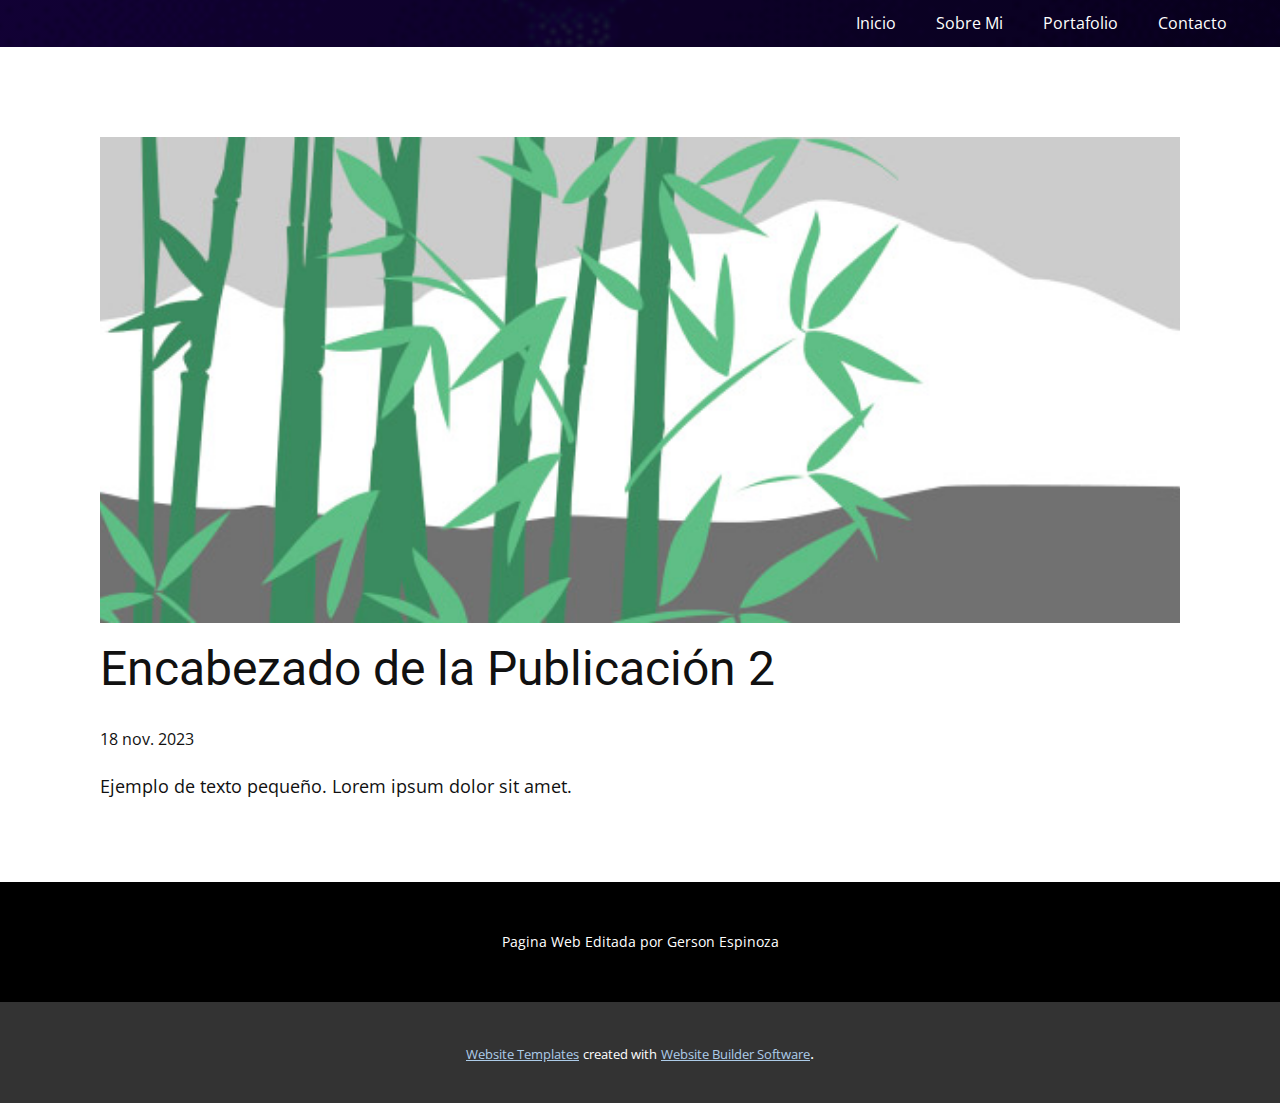
<file: blog/enviar-1.html>
<!DOCTYPE html>
<html style="font-size: 16px;" lang="es"><head>
    <meta name="viewport" content="width=device-width, initial-scale=1.0">
    <meta charset="utf-8">
    <meta name="keywords" content="Encabezado de la Publicación 1">
    <meta name="description" content="">
    <title>Encabezado de la Publicación 2</title>
    <link rel="stylesheet" href="../nicepage.css" media="screen">
<link rel="stylesheet" href="../Post-Template.css" media="screen">
    <script class="u-script" type="text/javascript" src="../jquery.js" defer=""></script>
    <script class="u-script" type="text/javascript" src="../nicepage.js" defer=""></script>
    <meta name="generator" content="Nicepage 6.0.3, nicepage.com">
    <link id="u-theme-google-font" rel="stylesheet" href="https://fonts.googleapis.com/css?family=Roboto:100,100i,300,300i,400,400i,500,500i,700,700i,900,900i|Open+Sans:300,300i,400,400i,500,500i,600,600i,700,700i,800,800i">
    
    
    
    <script type="application/ld+json">{
		"@context": "http://schema.org",
		"@type": "Organization",
		"name": ""
}</script>
    <meta name="theme-color" content="#478ac9">
  <meta data-intl-tel-input-cdn-path="intlTelInput/"></head>
  <body data-path-to-root="./" data-include-products="false" class="u-body u-xl-mode" data-lang="es"><header class="u-clearfix u-header u-image u-shading u-header" id="sec-6630" data-image-width="960" data-image-height="606"><div class="u-clearfix u-sheet u-sheet-1">
        <nav class="u-menu u-menu-one-level u-offcanvas u-menu-1">
          <div class="menu-collapse" style="font-size: 1rem; letter-spacing: 0px;">
            <a class="u-button-style u-custom-left-right-menu-spacing u-custom-padding-bottom u-custom-top-bottom-menu-spacing u-nav-link u-text-active-palette-1-base u-text-hover-palette-2-base" href="#">
              <svg class="u-svg-link" viewBox="0 0 24 24"><use xmlns:xlink="http://www.w3.org/1999/xlink" xlink:href="#menu-hamburger"></use></svg>
              <svg class="u-svg-content" version="1.1" id="menu-hamburger" viewBox="0 0 16 16" x="0px" y="0px" xmlns:xlink="http://www.w3.org/1999/xlink" xmlns="http://www.w3.org/2000/svg"><g><rect y="1" width="16" height="2"></rect><rect y="7" width="16" height="2"></rect><rect y="13" width="16" height="2"></rect>
</g></svg>
            </a>
          </div>
          <div class="u-custom-menu u-nav-container">
            <ul class="u-nav u-unstyled u-nav-1"><li class="u-nav-item"><a class="u-button-style u-nav-link u-text-active-palette-1-base u-text-hover-palette-2-base" href="../Inicio.html" style="padding: 10px 20px;">Inicio</a>
</li><li class="u-nav-item"><a class="u-button-style u-nav-link u-text-active-palette-1-base u-text-hover-palette-2-base" href="../Sobre-Mi.html" style="padding: 10px 20px;">Sobre Mi</a>
</li><li class="u-nav-item"><a class="u-button-style u-nav-link u-text-active-palette-1-base u-text-hover-palette-2-base" href="../Portafolio.html" style="padding: 10px 20px;">Portafolio</a>
</li><li class="u-nav-item"><a class="u-button-style u-nav-link u-text-active-palette-1-base u-text-hover-palette-2-base" href="../Contacto.html" style="padding: 10px 20px;">Contacto</a>
</li></ul>
          </div>
          <div class="u-custom-menu u-nav-container-collapse">
            <div class="u-black u-container-style u-inner-container-layout u-opacity u-opacity-95 u-sidenav">
              <div class="u-inner-container-layout u-sidenav-overflow">
                <div class="u-menu-close"></div>
                <ul class="u-align-center u-nav u-popupmenu-items u-unstyled u-nav-2"><li class="u-nav-item"><a class="u-button-style u-nav-link" href="../Inicio.html">Inicio</a>
</li><li class="u-nav-item"><a class="u-button-style u-nav-link" href="../Sobre-Mi.html">Sobre Mi</a>
</li><li class="u-nav-item"><a class="u-button-style u-nav-link" href="../Portafolio.html">Portafolio</a>
</li><li class="u-nav-item"><a class="u-button-style u-nav-link" href="../Contacto.html">Contacto</a>
</li></ul>
              </div>
            </div>
            <div class="u-black u-menu-overlay u-opacity u-opacity-70"></div>
          </div>
        </nav>
      </div></header>
    <section class="u-align-center u-clearfix u-section-1" id="sec-2cb9">
      <div class="u-clearfix u-sheet u-valign-middle-md u-valign-middle-sm u-valign-middle-xs u-sheet-1"><!--post_details--><!--post_details_options_json--><!--{"source":""}--><!--/post_details_options_json--><!--blog_post-->
        <div class="u-container-style u-expanded-width u-post-details u-post-details-1">
          <div class="u-container-layout u-valign-middle u-container-layout-1"><!--blog_post_image-->
            <img alt="" class="u-blog-control u-expanded-width u-image u-image-default u-image-1" src="../images/68f64b9d.jpeg"><!--/blog_post_image--><!--blog_post_header-->
            <h2 class="u-blog-control u-text u-text-1">Encabezado de la Publicación 2</h2><!--/blog_post_header--><!--blog_post_metadata-->
            <div class="u-blog-control u-metadata u-metadata-1"><!--blog_post_metadata_date-->
              <span class="u-meta-date u-meta-icon">18 nov. 2023</span><!--/blog_post_metadata_date--><!--blog_post_metadata_category-->
              <!--/blog_post_metadata_category--><!--blog_post_metadata_comments-->
              <!--/blog_post_metadata_comments-->
            </div><!--/blog_post_metadata--><!--blog_post_content-->
            <div class="u-align-justify u-blog-control u-post-content u-text u-text-2 fr-view">
  Ejemplo de texto pequeño. Lorem ipsum dolor sit amet.
  </div><!--/blog_post_content-->
          </div>
        </div><!--/blog_post--><!--/post_details-->
      </div>
    </section>
    
    
    
    <footer class="u-align-center u-black u-clearfix u-footer u-footer" id="sec-d064"><div class="u-clearfix u-sheet u-sheet-1">
        <p class="u-small-text u-text u-text-variant u-text-1">Pagina Web Editada por Gerson Espinoza</p>
      </div></footer>
    <section class="u-backlink u-clearfix u-grey-80">
      <a class="u-link" href="https://nicepage.com/website-templates" target="_blank">
        <span>Website Templates</span>
      </a>
      <p class="u-text">
        <span>created with</span>
      </p>
      <a class="u-link" href="" target="_blank">
        <span>Website Builder Software</span>
      </a>. 
    </section>
  
</body></html>
</file>
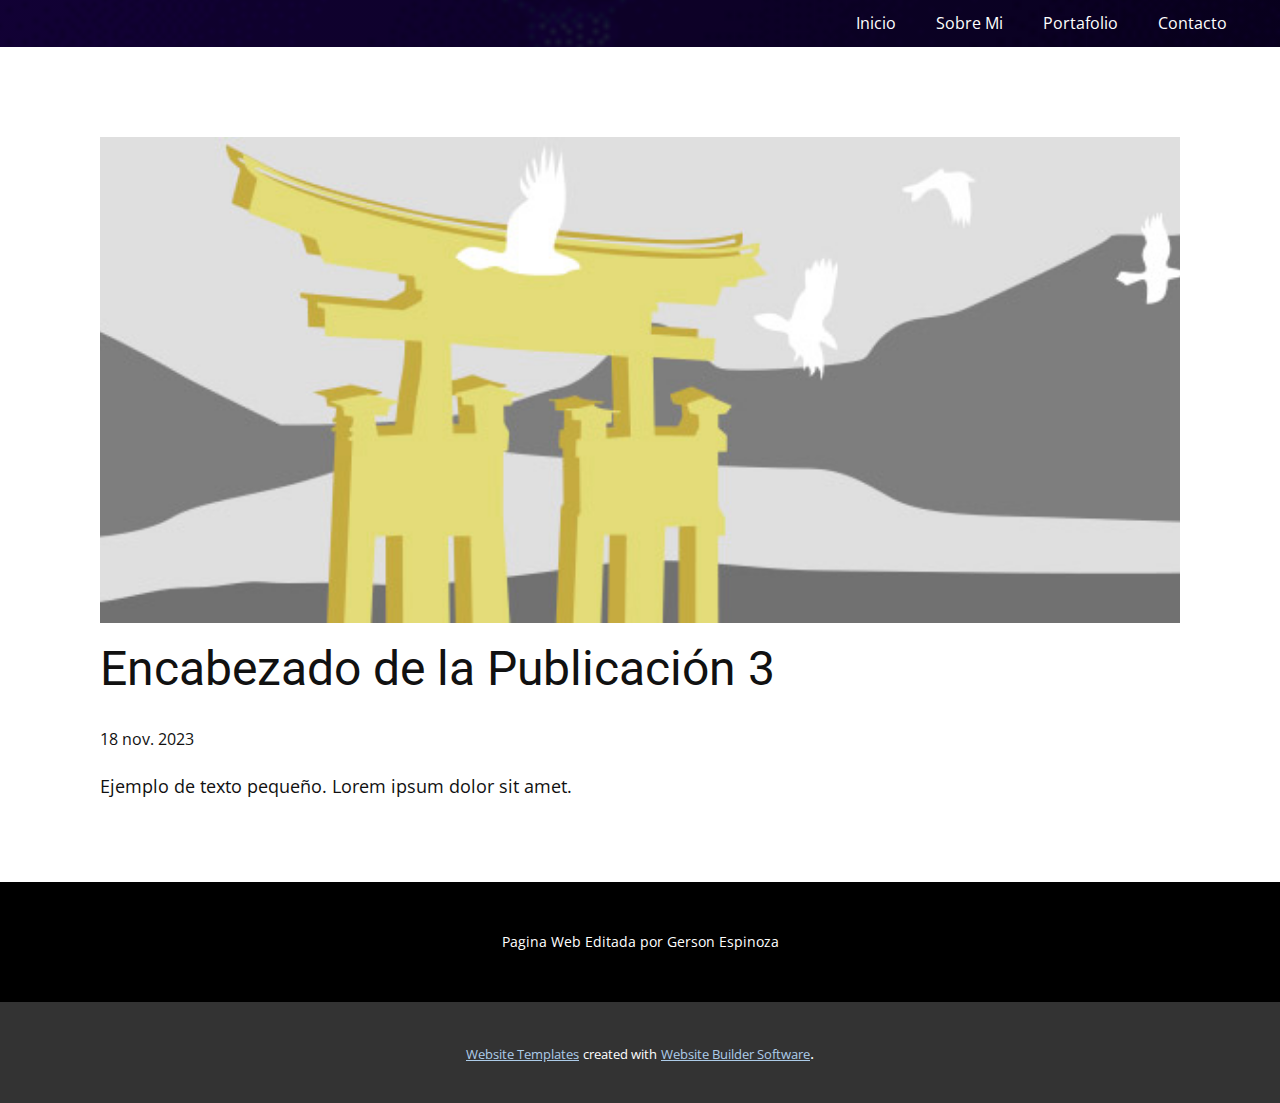
<file: blog/enviar-2.html>
<!DOCTYPE html>
<html style="font-size: 16px;" lang="es"><head>
    <meta name="viewport" content="width=device-width, initial-scale=1.0">
    <meta charset="utf-8">
    <meta name="keywords" content="Encabezado de la Publicación 1">
    <meta name="description" content="">
    <title>Encabezado de la Publicación 3</title>
    <link rel="stylesheet" href="../nicepage.css" media="screen">
<link rel="stylesheet" href="../Post-Template.css" media="screen">
    <script class="u-script" type="text/javascript" src="../jquery.js" defer=""></script>
    <script class="u-script" type="text/javascript" src="../nicepage.js" defer=""></script>
    <meta name="generator" content="Nicepage 6.0.3, nicepage.com">
    <link id="u-theme-google-font" rel="stylesheet" href="https://fonts.googleapis.com/css?family=Roboto:100,100i,300,300i,400,400i,500,500i,700,700i,900,900i|Open+Sans:300,300i,400,400i,500,500i,600,600i,700,700i,800,800i">
    
    
    
    <script type="application/ld+json">{
		"@context": "http://schema.org",
		"@type": "Organization",
		"name": ""
}</script>
    <meta name="theme-color" content="#478ac9">
  <meta data-intl-tel-input-cdn-path="intlTelInput/"></head>
  <body data-path-to-root="./" data-include-products="false" class="u-body u-xl-mode" data-lang="es"><header class="u-clearfix u-header u-image u-shading u-header" id="sec-6630" data-image-width="960" data-image-height="606"><div class="u-clearfix u-sheet u-sheet-1">
        <nav class="u-menu u-menu-one-level u-offcanvas u-menu-1">
          <div class="menu-collapse" style="font-size: 1rem; letter-spacing: 0px;">
            <a class="u-button-style u-custom-left-right-menu-spacing u-custom-padding-bottom u-custom-top-bottom-menu-spacing u-nav-link u-text-active-palette-1-base u-text-hover-palette-2-base" href="#">
              <svg class="u-svg-link" viewBox="0 0 24 24"><use xmlns:xlink="http://www.w3.org/1999/xlink" xlink:href="#menu-hamburger"></use></svg>
              <svg class="u-svg-content" version="1.1" id="menu-hamburger" viewBox="0 0 16 16" x="0px" y="0px" xmlns:xlink="http://www.w3.org/1999/xlink" xmlns="http://www.w3.org/2000/svg"><g><rect y="1" width="16" height="2"></rect><rect y="7" width="16" height="2"></rect><rect y="13" width="16" height="2"></rect>
</g></svg>
            </a>
          </div>
          <div class="u-custom-menu u-nav-container">
            <ul class="u-nav u-unstyled u-nav-1"><li class="u-nav-item"><a class="u-button-style u-nav-link u-text-active-palette-1-base u-text-hover-palette-2-base" href="../Inicio.html" style="padding: 10px 20px;">Inicio</a>
</li><li class="u-nav-item"><a class="u-button-style u-nav-link u-text-active-palette-1-base u-text-hover-palette-2-base" href="../Sobre-Mi.html" style="padding: 10px 20px;">Sobre Mi</a>
</li><li class="u-nav-item"><a class="u-button-style u-nav-link u-text-active-palette-1-base u-text-hover-palette-2-base" href="../Portafolio.html" style="padding: 10px 20px;">Portafolio</a>
</li><li class="u-nav-item"><a class="u-button-style u-nav-link u-text-active-palette-1-base u-text-hover-palette-2-base" href="../Contacto.html" style="padding: 10px 20px;">Contacto</a>
</li></ul>
          </div>
          <div class="u-custom-menu u-nav-container-collapse">
            <div class="u-black u-container-style u-inner-container-layout u-opacity u-opacity-95 u-sidenav">
              <div class="u-inner-container-layout u-sidenav-overflow">
                <div class="u-menu-close"></div>
                <ul class="u-align-center u-nav u-popupmenu-items u-unstyled u-nav-2"><li class="u-nav-item"><a class="u-button-style u-nav-link" href="../Inicio.html">Inicio</a>
</li><li class="u-nav-item"><a class="u-button-style u-nav-link" href="../Sobre-Mi.html">Sobre Mi</a>
</li><li class="u-nav-item"><a class="u-button-style u-nav-link" href="../Portafolio.html">Portafolio</a>
</li><li class="u-nav-item"><a class="u-button-style u-nav-link" href="../Contacto.html">Contacto</a>
</li></ul>
              </div>
            </div>
            <div class="u-black u-menu-overlay u-opacity u-opacity-70"></div>
          </div>
        </nav>
      </div></header>
    <section class="u-align-center u-clearfix u-section-1" id="sec-2cb9">
      <div class="u-clearfix u-sheet u-valign-middle-md u-valign-middle-sm u-valign-middle-xs u-sheet-1"><!--post_details--><!--post_details_options_json--><!--{"source":""}--><!--/post_details_options_json--><!--blog_post-->
        <div class="u-container-style u-expanded-width u-post-details u-post-details-1">
          <div class="u-container-layout u-valign-middle u-container-layout-1"><!--blog_post_image-->
            <img alt="" class="u-blog-control u-expanded-width u-image u-image-default u-image-1" src="../images/8ad73f3c.jpeg"><!--/blog_post_image--><!--blog_post_header-->
            <h2 class="u-blog-control u-text u-text-1">Encabezado de la Publicación 3</h2><!--/blog_post_header--><!--blog_post_metadata-->
            <div class="u-blog-control u-metadata u-metadata-1"><!--blog_post_metadata_date-->
              <span class="u-meta-date u-meta-icon">18 nov. 2023</span><!--/blog_post_metadata_date--><!--blog_post_metadata_category-->
              <!--/blog_post_metadata_category--><!--blog_post_metadata_comments-->
              <!--/blog_post_metadata_comments-->
            </div><!--/blog_post_metadata--><!--blog_post_content-->
            <div class="u-align-justify u-blog-control u-post-content u-text u-text-2 fr-view">
  Ejemplo de texto pequeño. Lorem ipsum dolor sit amet.
  </div><!--/blog_post_content-->
          </div>
        </div><!--/blog_post--><!--/post_details-->
      </div>
    </section>
    
    
    
    <footer class="u-align-center u-black u-clearfix u-footer u-footer" id="sec-d064"><div class="u-clearfix u-sheet u-sheet-1">
        <p class="u-small-text u-text u-text-variant u-text-1">Pagina Web Editada por Gerson Espinoza</p>
      </div></footer>
    <section class="u-backlink u-clearfix u-grey-80">
      <a class="u-link" href="https://nicepage.com/website-templates" target="_blank">
        <span>Website Templates</span>
      </a>
      <p class="u-text">
        <span>created with</span>
      </p>
      <a class="u-link" href="" target="_blank">
        <span>Website Builder Software</span>
      </a>. 
    </section>
  
</body></html>
</file>
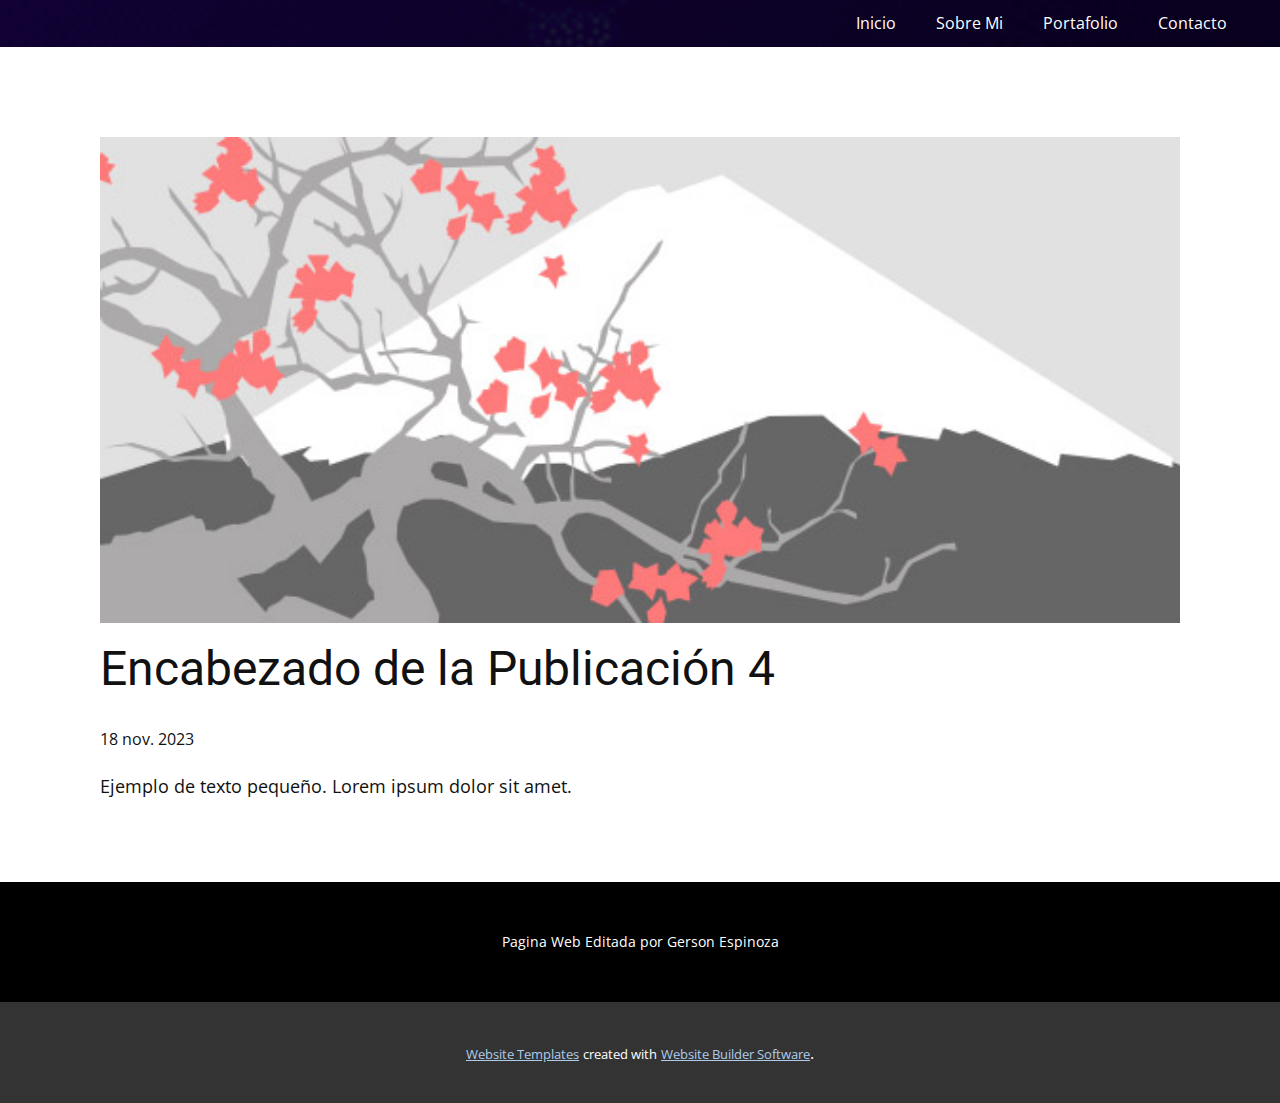
<file: blog/enviar-3.html>
<!DOCTYPE html>
<html style="font-size: 16px;" lang="es"><head>
    <meta name="viewport" content="width=device-width, initial-scale=1.0">
    <meta charset="utf-8">
    <meta name="keywords" content="Encabezado de la Publicación 1">
    <meta name="description" content="">
    <title>Encabezado de la Publicación 4</title>
    <link rel="stylesheet" href="../nicepage.css" media="screen">
<link rel="stylesheet" href="../Post-Template.css" media="screen">
    <script class="u-script" type="text/javascript" src="../jquery.js" defer=""></script>
    <script class="u-script" type="text/javascript" src="../nicepage.js" defer=""></script>
    <meta name="generator" content="Nicepage 6.0.3, nicepage.com">
    <link id="u-theme-google-font" rel="stylesheet" href="https://fonts.googleapis.com/css?family=Roboto:100,100i,300,300i,400,400i,500,500i,700,700i,900,900i|Open+Sans:300,300i,400,400i,500,500i,600,600i,700,700i,800,800i">
    
    
    
    <script type="application/ld+json">{
		"@context": "http://schema.org",
		"@type": "Organization",
		"name": ""
}</script>
    <meta name="theme-color" content="#478ac9">
  <meta data-intl-tel-input-cdn-path="intlTelInput/"></head>
  <body data-path-to-root="./" data-include-products="false" class="u-body u-xl-mode" data-lang="es"><header class="u-clearfix u-header u-image u-shading u-header" id="sec-6630" data-image-width="960" data-image-height="606"><div class="u-clearfix u-sheet u-sheet-1">
        <nav class="u-menu u-menu-one-level u-offcanvas u-menu-1">
          <div class="menu-collapse" style="font-size: 1rem; letter-spacing: 0px;">
            <a class="u-button-style u-custom-left-right-menu-spacing u-custom-padding-bottom u-custom-top-bottom-menu-spacing u-nav-link u-text-active-palette-1-base u-text-hover-palette-2-base" href="#">
              <svg class="u-svg-link" viewBox="0 0 24 24"><use xmlns:xlink="http://www.w3.org/1999/xlink" xlink:href="#menu-hamburger"></use></svg>
              <svg class="u-svg-content" version="1.1" id="menu-hamburger" viewBox="0 0 16 16" x="0px" y="0px" xmlns:xlink="http://www.w3.org/1999/xlink" xmlns="http://www.w3.org/2000/svg"><g><rect y="1" width="16" height="2"></rect><rect y="7" width="16" height="2"></rect><rect y="13" width="16" height="2"></rect>
</g></svg>
            </a>
          </div>
          <div class="u-custom-menu u-nav-container">
            <ul class="u-nav u-unstyled u-nav-1"><li class="u-nav-item"><a class="u-button-style u-nav-link u-text-active-palette-1-base u-text-hover-palette-2-base" href="../Inicio.html" style="padding: 10px 20px;">Inicio</a>
</li><li class="u-nav-item"><a class="u-button-style u-nav-link u-text-active-palette-1-base u-text-hover-palette-2-base" href="../Sobre-Mi.html" style="padding: 10px 20px;">Sobre Mi</a>
</li><li class="u-nav-item"><a class="u-button-style u-nav-link u-text-active-palette-1-base u-text-hover-palette-2-base" href="../Portafolio.html" style="padding: 10px 20px;">Portafolio</a>
</li><li class="u-nav-item"><a class="u-button-style u-nav-link u-text-active-palette-1-base u-text-hover-palette-2-base" href="../Contacto.html" style="padding: 10px 20px;">Contacto</a>
</li></ul>
          </div>
          <div class="u-custom-menu u-nav-container-collapse">
            <div class="u-black u-container-style u-inner-container-layout u-opacity u-opacity-95 u-sidenav">
              <div class="u-inner-container-layout u-sidenav-overflow">
                <div class="u-menu-close"></div>
                <ul class="u-align-center u-nav u-popupmenu-items u-unstyled u-nav-2"><li class="u-nav-item"><a class="u-button-style u-nav-link" href="../Inicio.html">Inicio</a>
</li><li class="u-nav-item"><a class="u-button-style u-nav-link" href="../Sobre-Mi.html">Sobre Mi</a>
</li><li class="u-nav-item"><a class="u-button-style u-nav-link" href="../Portafolio.html">Portafolio</a>
</li><li class="u-nav-item"><a class="u-button-style u-nav-link" href="../Contacto.html">Contacto</a>
</li></ul>
              </div>
            </div>
            <div class="u-black u-menu-overlay u-opacity u-opacity-70"></div>
          </div>
        </nav>
      </div></header>
    <section class="u-align-center u-clearfix u-section-1" id="sec-2cb9">
      <div class="u-clearfix u-sheet u-valign-middle-md u-valign-middle-sm u-valign-middle-xs u-sheet-1"><!--post_details--><!--post_details_options_json--><!--{"source":""}--><!--/post_details_options_json--><!--blog_post-->
        <div class="u-container-style u-expanded-width u-post-details u-post-details-1">
          <div class="u-container-layout u-valign-middle u-container-layout-1"><!--blog_post_image-->
            <img alt="" class="u-blog-control u-expanded-width u-image u-image-default u-image-1" src="../images/0fd3416c.jpeg"><!--/blog_post_image--><!--blog_post_header-->
            <h2 class="u-blog-control u-text u-text-1">Encabezado de la Publicación 4</h2><!--/blog_post_header--><!--blog_post_metadata-->
            <div class="u-blog-control u-metadata u-metadata-1"><!--blog_post_metadata_date-->
              <span class="u-meta-date u-meta-icon">18 nov. 2023</span><!--/blog_post_metadata_date--><!--blog_post_metadata_category-->
              <!--/blog_post_metadata_category--><!--blog_post_metadata_comments-->
              <!--/blog_post_metadata_comments-->
            </div><!--/blog_post_metadata--><!--blog_post_content-->
            <div class="u-align-justify u-blog-control u-post-content u-text u-text-2 fr-view">
  Ejemplo de texto pequeño. Lorem ipsum dolor sit amet.
  </div><!--/blog_post_content-->
          </div>
        </div><!--/blog_post--><!--/post_details-->
      </div>
    </section>
    
    
    
    <footer class="u-align-center u-black u-clearfix u-footer u-footer" id="sec-d064"><div class="u-clearfix u-sheet u-sheet-1">
        <p class="u-small-text u-text u-text-variant u-text-1">Pagina Web Editada por Gerson Espinoza</p>
      </div></footer>
    <section class="u-backlink u-clearfix u-grey-80">
      <a class="u-link" href="https://nicepage.com/website-templates" target="_blank">
        <span>Website Templates</span>
      </a>
      <p class="u-text">
        <span>created with</span>
      </p>
      <a class="u-link" href="" target="_blank">
        <span>Website Builder Software</span>
      </a>. 
    </section>
  
</body></html>
</file>
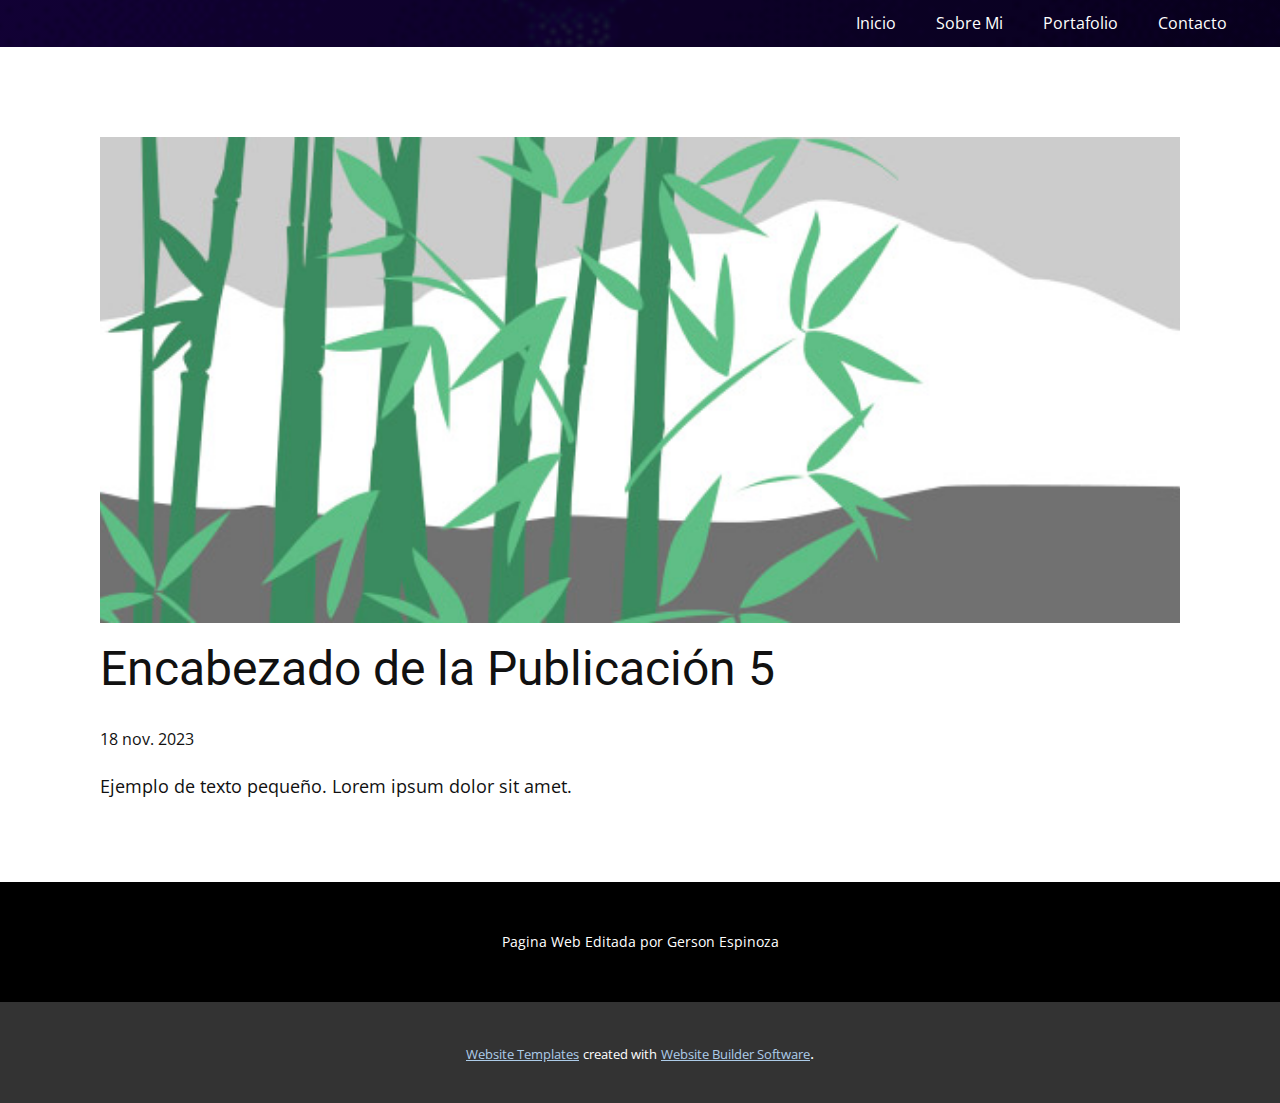
<file: blog/enviar-4.html>
<!DOCTYPE html>
<html style="font-size: 16px;" lang="es"><head>
    <meta name="viewport" content="width=device-width, initial-scale=1.0">
    <meta charset="utf-8">
    <meta name="keywords" content="Encabezado de la Publicación 1">
    <meta name="description" content="">
    <title>Encabezado de la Publicación 5</title>
    <link rel="stylesheet" href="../nicepage.css" media="screen">
<link rel="stylesheet" href="../Post-Template.css" media="screen">
    <script class="u-script" type="text/javascript" src="../jquery.js" defer=""></script>
    <script class="u-script" type="text/javascript" src="../nicepage.js" defer=""></script>
    <meta name="generator" content="Nicepage 6.0.3, nicepage.com">
    <link id="u-theme-google-font" rel="stylesheet" href="https://fonts.googleapis.com/css?family=Roboto:100,100i,300,300i,400,400i,500,500i,700,700i,900,900i|Open+Sans:300,300i,400,400i,500,500i,600,600i,700,700i,800,800i">
    
    
    
    <script type="application/ld+json">{
		"@context": "http://schema.org",
		"@type": "Organization",
		"name": ""
}</script>
    <meta name="theme-color" content="#478ac9">
  <meta data-intl-tel-input-cdn-path="intlTelInput/"></head>
  <body data-path-to-root="./" data-include-products="false" class="u-body u-xl-mode" data-lang="es"><header class="u-clearfix u-header u-image u-shading u-header" id="sec-6630" data-image-width="960" data-image-height="606"><div class="u-clearfix u-sheet u-sheet-1">
        <nav class="u-menu u-menu-one-level u-offcanvas u-menu-1">
          <div class="menu-collapse" style="font-size: 1rem; letter-spacing: 0px;">
            <a class="u-button-style u-custom-left-right-menu-spacing u-custom-padding-bottom u-custom-top-bottom-menu-spacing u-nav-link u-text-active-palette-1-base u-text-hover-palette-2-base" href="#">
              <svg class="u-svg-link" viewBox="0 0 24 24"><use xmlns:xlink="http://www.w3.org/1999/xlink" xlink:href="#menu-hamburger"></use></svg>
              <svg class="u-svg-content" version="1.1" id="menu-hamburger" viewBox="0 0 16 16" x="0px" y="0px" xmlns:xlink="http://www.w3.org/1999/xlink" xmlns="http://www.w3.org/2000/svg"><g><rect y="1" width="16" height="2"></rect><rect y="7" width="16" height="2"></rect><rect y="13" width="16" height="2"></rect>
</g></svg>
            </a>
          </div>
          <div class="u-custom-menu u-nav-container">
            <ul class="u-nav u-unstyled u-nav-1"><li class="u-nav-item"><a class="u-button-style u-nav-link u-text-active-palette-1-base u-text-hover-palette-2-base" href="../Inicio.html" style="padding: 10px 20px;">Inicio</a>
</li><li class="u-nav-item"><a class="u-button-style u-nav-link u-text-active-palette-1-base u-text-hover-palette-2-base" href="../Sobre-Mi.html" style="padding: 10px 20px;">Sobre Mi</a>
</li><li class="u-nav-item"><a class="u-button-style u-nav-link u-text-active-palette-1-base u-text-hover-palette-2-base" href="../Portafolio.html" style="padding: 10px 20px;">Portafolio</a>
</li><li class="u-nav-item"><a class="u-button-style u-nav-link u-text-active-palette-1-base u-text-hover-palette-2-base" href="../Contacto.html" style="padding: 10px 20px;">Contacto</a>
</li></ul>
          </div>
          <div class="u-custom-menu u-nav-container-collapse">
            <div class="u-black u-container-style u-inner-container-layout u-opacity u-opacity-95 u-sidenav">
              <div class="u-inner-container-layout u-sidenav-overflow">
                <div class="u-menu-close"></div>
                <ul class="u-align-center u-nav u-popupmenu-items u-unstyled u-nav-2"><li class="u-nav-item"><a class="u-button-style u-nav-link" href="../Inicio.html">Inicio</a>
</li><li class="u-nav-item"><a class="u-button-style u-nav-link" href="../Sobre-Mi.html">Sobre Mi</a>
</li><li class="u-nav-item"><a class="u-button-style u-nav-link" href="../Portafolio.html">Portafolio</a>
</li><li class="u-nav-item"><a class="u-button-style u-nav-link" href="../Contacto.html">Contacto</a>
</li></ul>
              </div>
            </div>
            <div class="u-black u-menu-overlay u-opacity u-opacity-70"></div>
          </div>
        </nav>
      </div></header>
    <section class="u-align-center u-clearfix u-section-1" id="sec-2cb9">
      <div class="u-clearfix u-sheet u-valign-middle-md u-valign-middle-sm u-valign-middle-xs u-sheet-1"><!--post_details--><!--post_details_options_json--><!--{"source":""}--><!--/post_details_options_json--><!--blog_post-->
        <div class="u-container-style u-expanded-width u-post-details u-post-details-1">
          <div class="u-container-layout u-valign-middle u-container-layout-1"><!--blog_post_image-->
            <img alt="" class="u-blog-control u-expanded-width u-image u-image-default u-image-1" src="../images/68f64b9d.jpeg"><!--/blog_post_image--><!--blog_post_header-->
            <h2 class="u-blog-control u-text u-text-1">Encabezado de la Publicación 5</h2><!--/blog_post_header--><!--blog_post_metadata-->
            <div class="u-blog-control u-metadata u-metadata-1"><!--blog_post_metadata_date-->
              <span class="u-meta-date u-meta-icon">18 nov. 2023</span><!--/blog_post_metadata_date--><!--blog_post_metadata_category-->
              <!--/blog_post_metadata_category--><!--blog_post_metadata_comments-->
              <!--/blog_post_metadata_comments-->
            </div><!--/blog_post_metadata--><!--blog_post_content-->
            <div class="u-align-justify u-blog-control u-post-content u-text u-text-2 fr-view">
  Ejemplo de texto pequeño. Lorem ipsum dolor sit amet.
  </div><!--/blog_post_content-->
          </div>
        </div><!--/blog_post--><!--/post_details-->
      </div>
    </section>
    
    
    
    <footer class="u-align-center u-black u-clearfix u-footer u-footer" id="sec-d064"><div class="u-clearfix u-sheet u-sheet-1">
        <p class="u-small-text u-text u-text-variant u-text-1">Pagina Web Editada por Gerson Espinoza</p>
      </div></footer>
    <section class="u-backlink u-clearfix u-grey-80">
      <a class="u-link" href="https://nicepage.com/website-templates" target="_blank">
        <span>Website Templates</span>
      </a>
      <p class="u-text">
        <span>created with</span>
      </p>
      <a class="u-link" href="" target="_blank">
        <span>Website Builder Software</span>
      </a>. 
    </section>
  
</body></html>
</file>
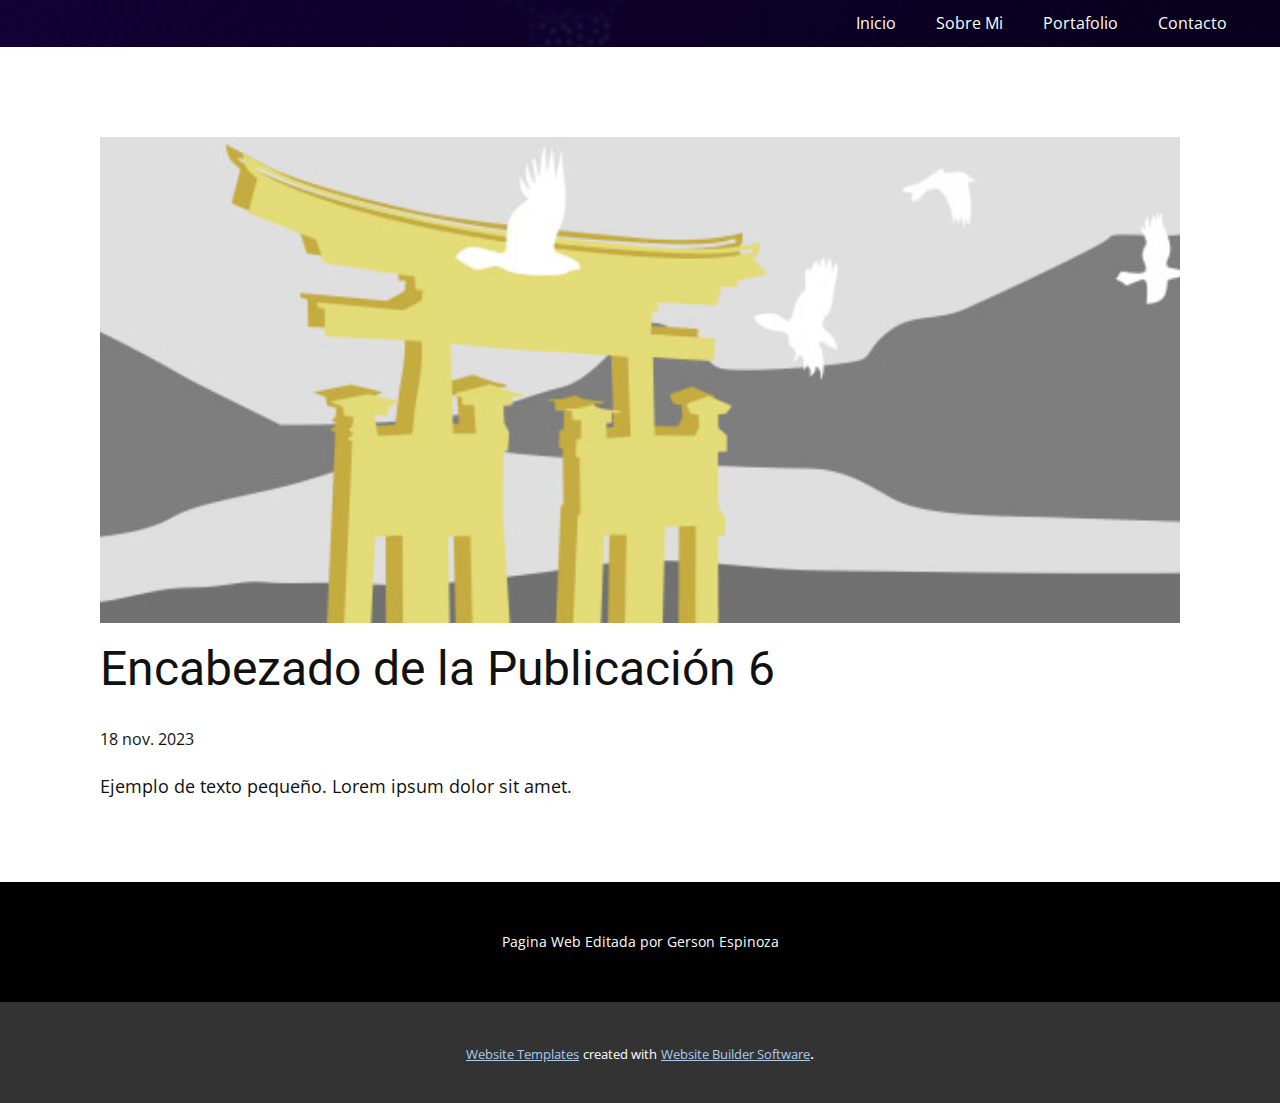
<file: blog/enviar-5.html>
<!DOCTYPE html>
<html style="font-size: 16px;" lang="es"><head>
    <meta name="viewport" content="width=device-width, initial-scale=1.0">
    <meta charset="utf-8">
    <meta name="keywords" content="Encabezado de la Publicación 1">
    <meta name="description" content="">
    <title>Encabezado de la Publicación 6</title>
    <link rel="stylesheet" href="../nicepage.css" media="screen">
<link rel="stylesheet" href="../Post-Template.css" media="screen">
    <script class="u-script" type="text/javascript" src="../jquery.js" defer=""></script>
    <script class="u-script" type="text/javascript" src="../nicepage.js" defer=""></script>
    <meta name="generator" content="Nicepage 6.0.3, nicepage.com">
    <link id="u-theme-google-font" rel="stylesheet" href="https://fonts.googleapis.com/css?family=Roboto:100,100i,300,300i,400,400i,500,500i,700,700i,900,900i|Open+Sans:300,300i,400,400i,500,500i,600,600i,700,700i,800,800i">
    
    
    
    <script type="application/ld+json">{
		"@context": "http://schema.org",
		"@type": "Organization",
		"name": ""
}</script>
    <meta name="theme-color" content="#478ac9">
  <meta data-intl-tel-input-cdn-path="intlTelInput/"></head>
  <body data-path-to-root="./" data-include-products="false" class="u-body u-xl-mode" data-lang="es"><header class="u-clearfix u-header u-image u-shading u-header" id="sec-6630" data-image-width="960" data-image-height="606"><div class="u-clearfix u-sheet u-sheet-1">
        <nav class="u-menu u-menu-one-level u-offcanvas u-menu-1">
          <div class="menu-collapse" style="font-size: 1rem; letter-spacing: 0px;">
            <a class="u-button-style u-custom-left-right-menu-spacing u-custom-padding-bottom u-custom-top-bottom-menu-spacing u-nav-link u-text-active-palette-1-base u-text-hover-palette-2-base" href="#">
              <svg class="u-svg-link" viewBox="0 0 24 24"><use xmlns:xlink="http://www.w3.org/1999/xlink" xlink:href="#menu-hamburger"></use></svg>
              <svg class="u-svg-content" version="1.1" id="menu-hamburger" viewBox="0 0 16 16" x="0px" y="0px" xmlns:xlink="http://www.w3.org/1999/xlink" xmlns="http://www.w3.org/2000/svg"><g><rect y="1" width="16" height="2"></rect><rect y="7" width="16" height="2"></rect><rect y="13" width="16" height="2"></rect>
</g></svg>
            </a>
          </div>
          <div class="u-custom-menu u-nav-container">
            <ul class="u-nav u-unstyled u-nav-1"><li class="u-nav-item"><a class="u-button-style u-nav-link u-text-active-palette-1-base u-text-hover-palette-2-base" href="../Inicio.html" style="padding: 10px 20px;">Inicio</a>
</li><li class="u-nav-item"><a class="u-button-style u-nav-link u-text-active-palette-1-base u-text-hover-palette-2-base" href="../Sobre-Mi.html" style="padding: 10px 20px;">Sobre Mi</a>
</li><li class="u-nav-item"><a class="u-button-style u-nav-link u-text-active-palette-1-base u-text-hover-palette-2-base" href="../Portafolio.html" style="padding: 10px 20px;">Portafolio</a>
</li><li class="u-nav-item"><a class="u-button-style u-nav-link u-text-active-palette-1-base u-text-hover-palette-2-base" href="../Contacto.html" style="padding: 10px 20px;">Contacto</a>
</li></ul>
          </div>
          <div class="u-custom-menu u-nav-container-collapse">
            <div class="u-black u-container-style u-inner-container-layout u-opacity u-opacity-95 u-sidenav">
              <div class="u-inner-container-layout u-sidenav-overflow">
                <div class="u-menu-close"></div>
                <ul class="u-align-center u-nav u-popupmenu-items u-unstyled u-nav-2"><li class="u-nav-item"><a class="u-button-style u-nav-link" href="../Inicio.html">Inicio</a>
</li><li class="u-nav-item"><a class="u-button-style u-nav-link" href="../Sobre-Mi.html">Sobre Mi</a>
</li><li class="u-nav-item"><a class="u-button-style u-nav-link" href="../Portafolio.html">Portafolio</a>
</li><li class="u-nav-item"><a class="u-button-style u-nav-link" href="../Contacto.html">Contacto</a>
</li></ul>
              </div>
            </div>
            <div class="u-black u-menu-overlay u-opacity u-opacity-70"></div>
          </div>
        </nav>
      </div></header>
    <section class="u-align-center u-clearfix u-section-1" id="sec-2cb9">
      <div class="u-clearfix u-sheet u-valign-middle-md u-valign-middle-sm u-valign-middle-xs u-sheet-1"><!--post_details--><!--post_details_options_json--><!--{"source":""}--><!--/post_details_options_json--><!--blog_post-->
        <div class="u-container-style u-expanded-width u-post-details u-post-details-1">
          <div class="u-container-layout u-valign-middle u-container-layout-1"><!--blog_post_image-->
            <img alt="" class="u-blog-control u-expanded-width u-image u-image-default u-image-1" src="../images/8ad73f3c.jpeg"><!--/blog_post_image--><!--blog_post_header-->
            <h2 class="u-blog-control u-text u-text-1">Encabezado de la Publicación 6</h2><!--/blog_post_header--><!--blog_post_metadata-->
            <div class="u-blog-control u-metadata u-metadata-1"><!--blog_post_metadata_date-->
              <span class="u-meta-date u-meta-icon">18 nov. 2023</span><!--/blog_post_metadata_date--><!--blog_post_metadata_category-->
              <!--/blog_post_metadata_category--><!--blog_post_metadata_comments-->
              <!--/blog_post_metadata_comments-->
            </div><!--/blog_post_metadata--><!--blog_post_content-->
            <div class="u-align-justify u-blog-control u-post-content u-text u-text-2 fr-view">
  Ejemplo de texto pequeño. Lorem ipsum dolor sit amet.
  </div><!--/blog_post_content-->
          </div>
        </div><!--/blog_post--><!--/post_details-->
      </div>
    </section>
    
    
    
    <footer class="u-align-center u-black u-clearfix u-footer u-footer" id="sec-d064"><div class="u-clearfix u-sheet u-sheet-1">
        <p class="u-small-text u-text u-text-variant u-text-1">Pagina Web Editada por Gerson Espinoza</p>
      </div></footer>
    <section class="u-backlink u-clearfix u-grey-80">
      <a class="u-link" href="https://nicepage.com/website-templates" target="_blank">
        <span>Website Templates</span>
      </a>
      <p class="u-text">
        <span>created with</span>
      </p>
      <a class="u-link" href="" target="_blank">
        <span>Website Builder Software</span>
      </a>. 
    </section>
  
</body></html>
</file>
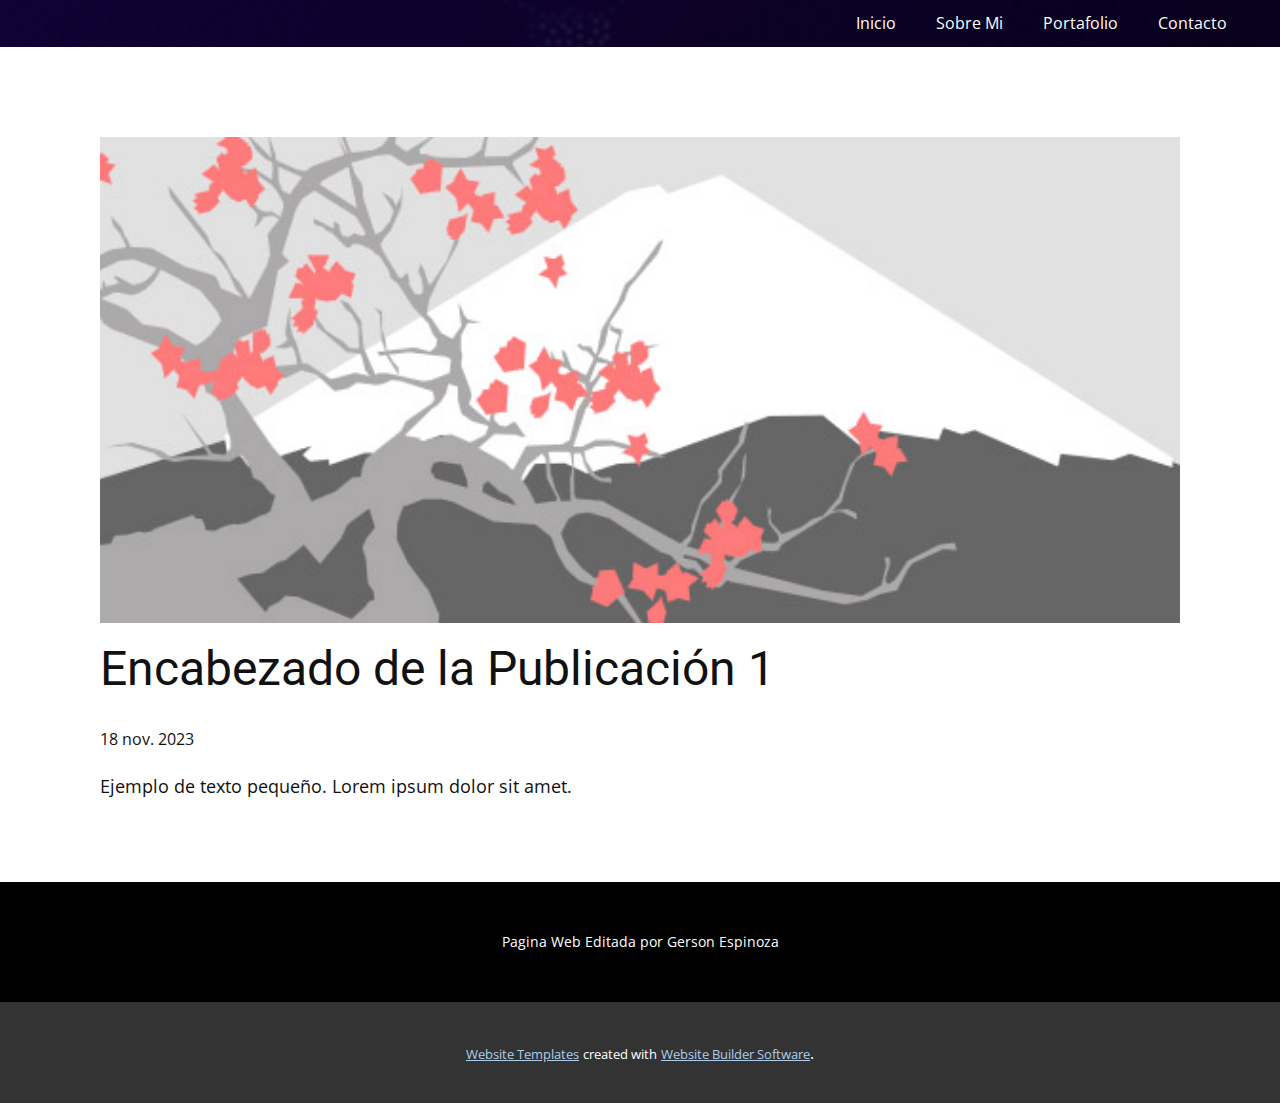
<file: blog/enviar.html>
<!DOCTYPE html>
<html style="font-size: 16px;" lang="es"><head>
    <meta name="viewport" content="width=device-width, initial-scale=1.0">
    <meta charset="utf-8">
    <meta name="keywords" content="Encabezado de la Publicación 1">
    <meta name="description" content="">
    <title>Encabezado de la Publicación 1</title>
    <link rel="stylesheet" href="../nicepage.css" media="screen">
<link rel="stylesheet" href="../Post-Template.css" media="screen">
    <script class="u-script" type="text/javascript" src="../jquery.js" defer=""></script>
    <script class="u-script" type="text/javascript" src="../nicepage.js" defer=""></script>
    <meta name="generator" content="Nicepage 6.0.3, nicepage.com">
    <link id="u-theme-google-font" rel="stylesheet" href="https://fonts.googleapis.com/css?family=Roboto:100,100i,300,300i,400,400i,500,500i,700,700i,900,900i|Open+Sans:300,300i,400,400i,500,500i,600,600i,700,700i,800,800i">
    
    
    
    <script type="application/ld+json">{
		"@context": "http://schema.org",
		"@type": "Organization",
		"name": ""
}</script>
    <meta name="theme-color" content="#478ac9">
  <meta data-intl-tel-input-cdn-path="intlTelInput/"></head>
  <body data-path-to-root="./" data-include-products="false" class="u-body u-xl-mode" data-lang="es"><header class="u-clearfix u-header u-image u-shading u-header" id="sec-6630" data-image-width="960" data-image-height="606"><div class="u-clearfix u-sheet u-sheet-1">
        <nav class="u-menu u-menu-one-level u-offcanvas u-menu-1">
          <div class="menu-collapse" style="font-size: 1rem; letter-spacing: 0px;">
            <a class="u-button-style u-custom-left-right-menu-spacing u-custom-padding-bottom u-custom-top-bottom-menu-spacing u-nav-link u-text-active-palette-1-base u-text-hover-palette-2-base" href="#">
              <svg class="u-svg-link" viewBox="0 0 24 24"><use xmlns:xlink="http://www.w3.org/1999/xlink" xlink:href="#menu-hamburger"></use></svg>
              <svg class="u-svg-content" version="1.1" id="menu-hamburger" viewBox="0 0 16 16" x="0px" y="0px" xmlns:xlink="http://www.w3.org/1999/xlink" xmlns="http://www.w3.org/2000/svg"><g><rect y="1" width="16" height="2"></rect><rect y="7" width="16" height="2"></rect><rect y="13" width="16" height="2"></rect>
</g></svg>
            </a>
          </div>
          <div class="u-custom-menu u-nav-container">
            <ul class="u-nav u-unstyled u-nav-1"><li class="u-nav-item"><a class="u-button-style u-nav-link u-text-active-palette-1-base u-text-hover-palette-2-base" href="../Inicio.html" style="padding: 10px 20px;">Inicio</a>
</li><li class="u-nav-item"><a class="u-button-style u-nav-link u-text-active-palette-1-base u-text-hover-palette-2-base" href="../Sobre-Mi.html" style="padding: 10px 20px;">Sobre Mi</a>
</li><li class="u-nav-item"><a class="u-button-style u-nav-link u-text-active-palette-1-base u-text-hover-palette-2-base" href="../Portafolio.html" style="padding: 10px 20px;">Portafolio</a>
</li><li class="u-nav-item"><a class="u-button-style u-nav-link u-text-active-palette-1-base u-text-hover-palette-2-base" href="../Contacto.html" style="padding: 10px 20px;">Contacto</a>
</li></ul>
          </div>
          <div class="u-custom-menu u-nav-container-collapse">
            <div class="u-black u-container-style u-inner-container-layout u-opacity u-opacity-95 u-sidenav">
              <div class="u-inner-container-layout u-sidenav-overflow">
                <div class="u-menu-close"></div>
                <ul class="u-align-center u-nav u-popupmenu-items u-unstyled u-nav-2"><li class="u-nav-item"><a class="u-button-style u-nav-link" href="../Inicio.html">Inicio</a>
</li><li class="u-nav-item"><a class="u-button-style u-nav-link" href="../Sobre-Mi.html">Sobre Mi</a>
</li><li class="u-nav-item"><a class="u-button-style u-nav-link" href="../Portafolio.html">Portafolio</a>
</li><li class="u-nav-item"><a class="u-button-style u-nav-link" href="../Contacto.html">Contacto</a>
</li></ul>
              </div>
            </div>
            <div class="u-black u-menu-overlay u-opacity u-opacity-70"></div>
          </div>
        </nav>
      </div></header>
    <section class="u-align-center u-clearfix u-section-1" id="sec-2cb9">
      <div class="u-clearfix u-sheet u-valign-middle-md u-valign-middle-sm u-valign-middle-xs u-sheet-1"><!--post_details--><!--post_details_options_json--><!--{"source":""}--><!--/post_details_options_json--><!--blog_post-->
        <div class="u-container-style u-expanded-width u-post-details u-post-details-1">
          <div class="u-container-layout u-valign-middle u-container-layout-1"><!--blog_post_image-->
            <img alt="" class="u-blog-control u-expanded-width u-image u-image-default u-image-1" src="../images/0fd3416c.jpeg"><!--/blog_post_image--><!--blog_post_header-->
            <h2 class="u-blog-control u-text u-text-1">Encabezado de la Publicación 1</h2><!--/blog_post_header--><!--blog_post_metadata-->
            <div class="u-blog-control u-metadata u-metadata-1"><!--blog_post_metadata_date-->
              <span class="u-meta-date u-meta-icon">18 nov. 2023</span><!--/blog_post_metadata_date--><!--blog_post_metadata_category-->
              <!--/blog_post_metadata_category--><!--blog_post_metadata_comments-->
              <!--/blog_post_metadata_comments-->
            </div><!--/blog_post_metadata--><!--blog_post_content-->
            <div class="u-align-justify u-blog-control u-post-content u-text u-text-2 fr-view">
  Ejemplo de texto pequeño. Lorem ipsum dolor sit amet.
  </div><!--/blog_post_content-->
          </div>
        </div><!--/blog_post--><!--/post_details-->
      </div>
    </section>
    
    
    
    <footer class="u-align-center u-black u-clearfix u-footer u-footer" id="sec-d064"><div class="u-clearfix u-sheet u-sheet-1">
        <p class="u-small-text u-text u-text-variant u-text-1">Pagina Web Editada por Gerson Espinoza</p>
      </div></footer>
    <section class="u-backlink u-clearfix u-grey-80">
      <a class="u-link" href="https://nicepage.com/website-templates" target="_blank">
        <span>Website Templates</span>
      </a>
      <p class="u-text">
        <span>created with</span>
      </p>
      <a class="u-link" href="" target="_blank">
        <span>Website Builder Software</span>
      </a>. 
    </section>
  
</body></html>
</file>
